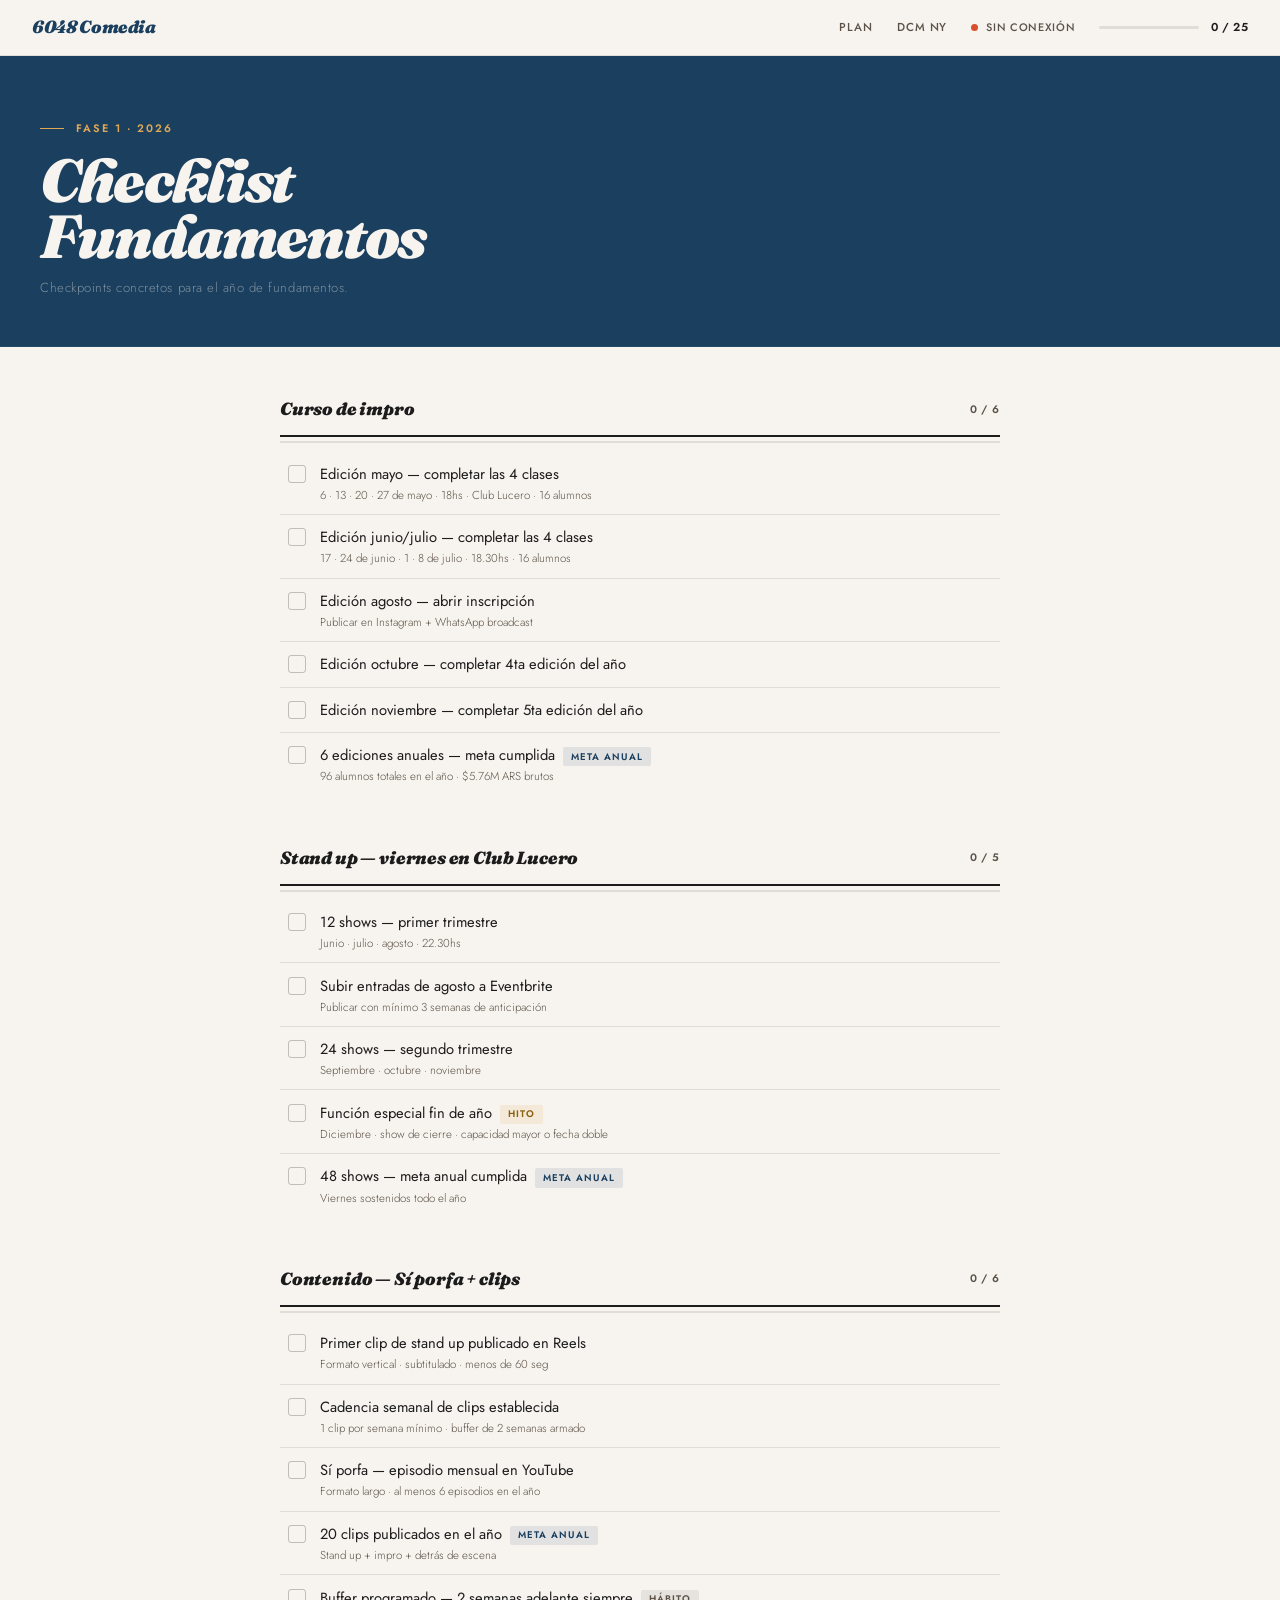
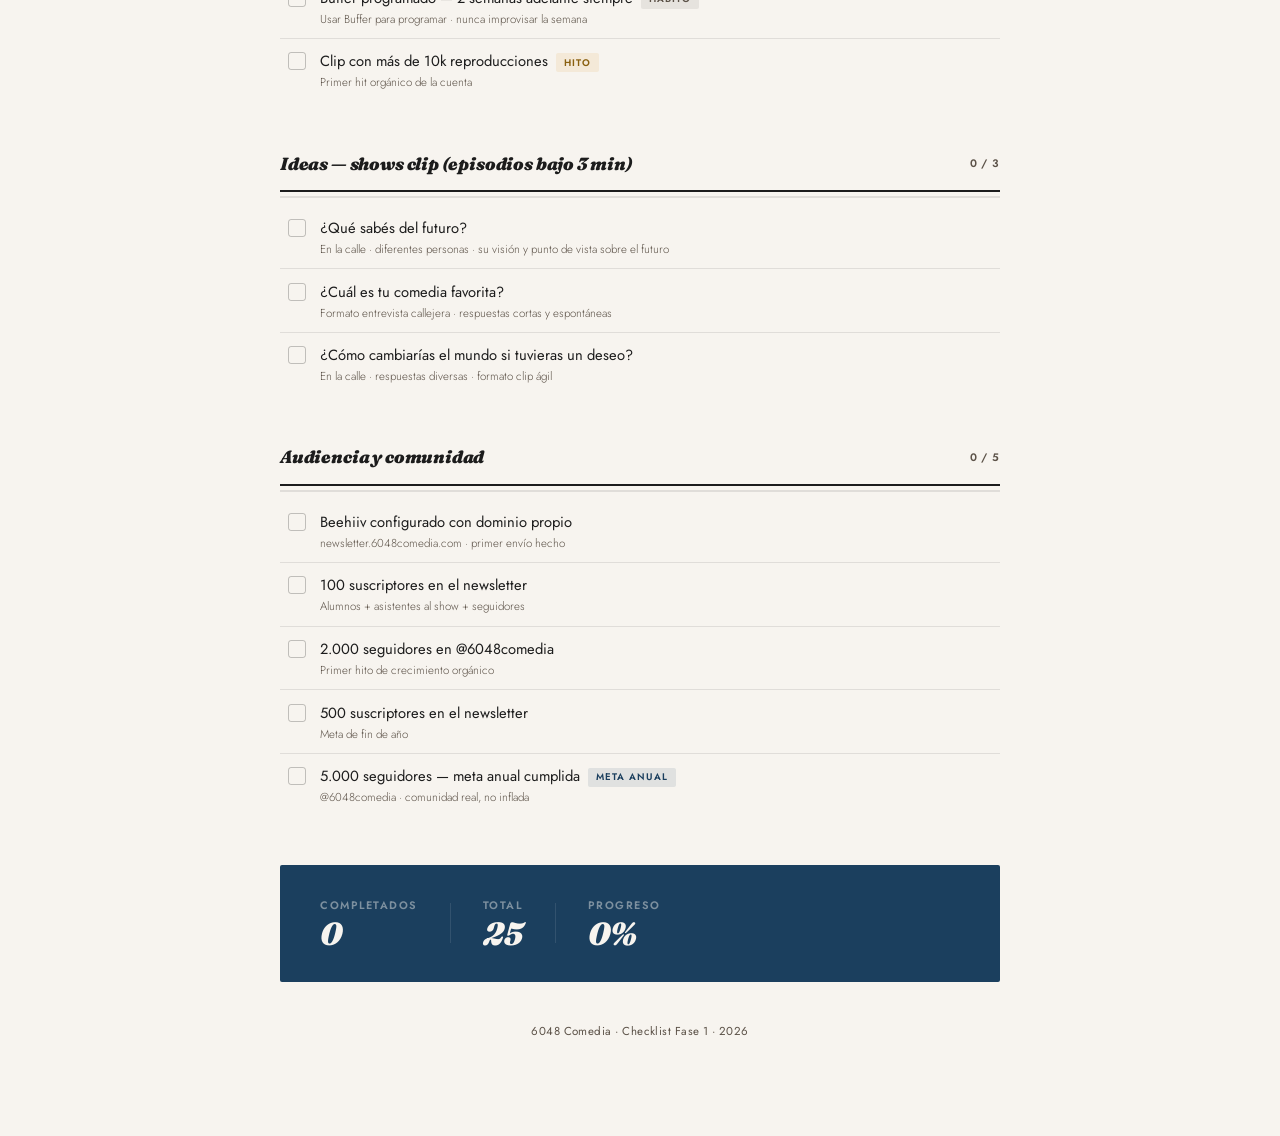
<file: checklist.html>
<!DOCTYPE html>
<html lang="es">
<head>
<meta charset="UTF-8">
<meta name="viewport" content="width=device-width, initial-scale=1.0">
<title>Checklist Fase 1 · 6048 Comedia</title>
<meta name="robots" content="noindex, nofollow">
<link href="https://fonts.googleapis.com/css2?family=Fraunces:ital,opsz,wght@0,9..144,300;0,9..144,900;1,9..144,900&family=Jost:wght@300;400;500;600&display=swap" rel="stylesheet">
<style>
  :root {
    --tinta: #1C1C1C;
    --papel: #F7F4EF;
    --medianoche: #1B3F5E;
    --madera: #E0A855;
    --ceniza: #5C5248;
    --acento: #D94F2B;
    --verde: #1a8a52;
    --border: rgba(28,28,28,.1);
  }
  *, *::before, *::after { box-sizing: border-box; margin: 0; padding: 0; }
  html { scroll-behavior: smooth; }
  body {
    background: var(--papel);
    color: var(--tinta);
    font-family: 'Jost', sans-serif;
    font-weight: 400;
    line-height: 1.6;
    min-height: 100vh;
    padding-bottom: 6rem;
  }

  /* NAV */
  nav {
    position: sticky; top: 0; z-index: 100;
    background: var(--papel);
    border-bottom: 1px solid var(--border);
    padding: 0 2rem;
    display: flex; align-items: center; justify-content: space-between;
    height: 56px;
    backdrop-filter: blur(8px);
  }
  .nav-brand {
    font-family: 'Fraunces', serif;
    font-style: italic; font-weight: 900;
    font-size: 1.1rem; color: var(--medianoche);
    letter-spacing: -.02em;
    text-decoration: none;
  }
  .nav-right { display: flex; align-items: center; gap: 1.5rem; }
  .sync-status {
    font-size: .68rem; font-weight: 500; letter-spacing: .06em;
    text-transform: uppercase; color: var(--ceniza);
    display: flex; align-items: center; gap: .5rem;
  }
  .sync-dot {
    width: 7px; height: 7px; border-radius: 50%;
    background: var(--ceniza); flex-shrink: 0; transition: background .3s;
  }
  .sync-dot.syncing { background: var(--madera); animation: pulse 1s infinite; }
  .sync-dot.synced  { background: var(--verde); }
  .sync-dot.error   { background: var(--acento); }
  @keyframes pulse { 0%,100%{opacity:1} 50%{opacity:.35} }

  .progress-pill {
    font-size: .72rem; font-weight: 500; letter-spacing: .04em;
    color: var(--ceniza); display: flex; align-items: center; gap: .75rem;
  }
  .progress-bar-outer {
    width: 100px; height: 3px;
    background: var(--border); border-radius: 2px; overflow: hidden;
  }
  .progress-bar-inner {
    height: 100%; background: var(--verde);
    border-radius: 2px; transition: width .4s ease; width: 0%;
  }
  .progress-count { color: var(--tinta); font-weight: 600; }

  /* HERO */
  .hero {
    background: var(--medianoche);
    padding: 4rem 2.5rem 3rem;
    border-bottom: 1px solid rgba(255,255,255,.06);
  }
  .hero-eyebrow {
    font-size: .68rem; font-weight: 600; letter-spacing: .18em;
    text-transform: uppercase; color: var(--madera); margin-bottom: 1rem;
    display: flex; align-items: center; gap: .75rem;
  }
  .hero-eyebrow::before { content: ''; display: block; width: 24px; height: 1px; background: var(--madera); }
  .hero-headline {
    font-family: 'Fraunces', serif; font-style: italic; font-weight: 900;
    font-size: clamp(2.4rem, 5vw, 3.8rem);
    line-height: .92; letter-spacing: -.03em;
    color: var(--papel); margin-bottom: .75rem;
  }
  .hero-sub {
    font-size: .82rem; font-weight: 300;
    color: rgba(247,244,239,.45); letter-spacing: .04em;
  }

  /* CONTENT */
  .content { max-width: 800px; margin: 0 auto; padding: 3rem 2.5rem 0; }

  /* GROUP */
  .group { margin-bottom: 3rem; }
  .group-header {
    display: flex; align-items: center; justify-content: space-between;
    padding-bottom: .75rem;
    border-bottom: 2px solid var(--tinta);
    margin-bottom: .25rem;
  }
  .group-title {
    font-family: 'Fraunces', serif; font-style: italic; font-weight: 900;
    font-size: 1.1rem; color: var(--tinta); letter-spacing: -.01em;
  }
  .group-count {
    font-size: .68rem; font-weight: 600; letter-spacing: .08em;
    text-transform: uppercase; color: var(--ceniza);
  }
  .group-bar { height: 2px; background: var(--border); margin-bottom: .5rem; overflow: hidden; }
  .group-bar-fill { height: 100%; background: var(--acento); transition: width .4s ease; }

  /* ITEMS */
  .items { display: flex; flex-direction: column; gap: 0; }
  .item {
    display: flex; align-items: flex-start; gap: .875rem;
    padding: .7rem .5rem;
    border-bottom: 1px solid var(--border);
    cursor: pointer; user-select: none;
    transition: background .12s;
  }
  .item:hover { background: rgba(28,28,28,.03); border-radius: 2px; }
  .item:last-child { border-bottom: none; }
  .item.done { opacity: .55; }

  .checkbox {
    width: 18px; height: 18px; border-radius: 3px;
    border: 1.5px solid rgba(28,28,28,.25);
    flex-shrink: 0; margin-top: 2px;
    display: flex; align-items: center; justify-content: center;
    transition: all .15s; background: transparent;
  }
  .item.done .checkbox {
    background: var(--verde); border-color: var(--verde);
  }
  .item.done .checkbox::after {
    content: '';
    display: block; width: 9px; height: 5px;
    border-left: 1.5px solid var(--papel);
    border-bottom: 1.5px solid var(--papel);
    transform: rotate(-45deg) translate(1px, -1px);
  }

  .item-body { flex: 1; }
  .item-label {
    font-size: .92rem; color: var(--tinta); line-height: 1.5;
    transition: color .15s;
  }
  .item.done .item-label { text-decoration: line-through; color: var(--ceniza); }
  .item-note {
    font-size: .72rem; font-weight: 300; color: var(--ceniza);
    margin-top: 2px; line-height: 1.4;
  }
  .item-tag {
    display: inline-block; font-size: .6rem; font-weight: 600;
    letter-spacing: .1em; text-transform: uppercase;
    padding: .15rem .5rem; border-radius: 2px; margin-left: 8px;
    vertical-align: middle;
  }
  .tag-meta     { background: rgba(27,63,94,.1); color: var(--medianoche); }
  .tag-hito     { background: rgba(224,168,85,.15); color: #8a6010; }
  .tag-habito   { background: rgba(28,28,28,.08); color: var(--ceniza); }

  /* TOTALS */
  .totals {
    margin-top: 3rem; padding: 2rem 2.5rem;
    background: var(--medianoche); border-radius: 2px;
    display: flex; align-items: center; gap: 2rem; flex-wrap: wrap;
  }
  .totals-label {
    font-size: .68rem; font-weight: 600; letter-spacing: .14em;
    text-transform: uppercase; color: rgba(247,244,239,.45);
    margin-bottom: .25rem;
  }
  .totals-value {
    font-family: 'Fraunces', serif; font-style: italic; font-weight: 900;
    font-size: 2rem; color: var(--papel); letter-spacing: -.02em; line-height: 1;
  }
  .totals-sep { width: 1px; height: 40px; background: rgba(255,255,255,.1); }

  /* FOOTER */
  .footer-note {
    text-align: center; margin-top: 2.5rem;
    font-size: .72rem; color: var(--ceniza); letter-spacing: .04em;
  }

  @media (max-width: 640px) {
    nav { padding: 0 1.25rem; }
    .progress-bar-outer { width: 60px; }
    .hero { padding: 3rem 1.5rem 2.5rem; }
    .content { padding: 2rem 1.5rem 0; }
    .totals { padding: 1.5rem; gap: 1.25rem; }
  }
</style>
</head>
<body>

<nav>
  <a href="index.html" class="nav-brand">6048 Comedia</a>
  <div class="nav-right">
    <a href="plan.html" style="font-size:.72rem;font-weight:500;letter-spacing:.08em;text-transform:uppercase;color:var(--ceniza);text-decoration:none;">Plan</a>
    <a href="dcm-ny.html" style="font-size:.72rem;font-weight:500;letter-spacing:.08em;text-transform:uppercase;color:var(--ceniza);text-decoration:none;">DCM NY</a>
    <div class="sync-status">
      <div class="sync-dot" id="syncDot"></div>
      <span id="syncLabel">—</span>
    </div>
    <div class="progress-pill">
      <div class="progress-bar-outer">
        <div class="progress-bar-inner" id="globalBar"></div>
      </div>
      <span class="progress-count" id="globalCount">0 / 0</span>
    </div>
  </div>
</nav>

<div class="hero">
  <p class="hero-eyebrow">Fase 1 · 2026</p>
  <h1 class="hero-headline">Checklist<br>Fundamentos</h1>
  <p class="hero-sub">Checkpoints concretos para el año de fundamentos.</p>
</div>

<div class="content" id="content"></div>

<script>
const SCRIPT_URL = 'https://script.google.com/macros/s/AKfycbwTzJCyA80IYGlYaevhCFnrqMs4CRhagL2pbqRqIBkhl-B_u7IlR5HsCgMdr4mU2PE4/exec';
const STORAGE_KEY = '6048_checklist_v1';

const groups = [
  {
    id: 'curso',
    title: 'Curso de impro',
    items: [
      { label: 'Edición mayo — completar las 4 clases', note: '6 · 13 · 20 · 27 de mayo · 18hs · Club Lucero · 16 alumnos', tag: null },
      { label: 'Edición junio/julio — completar las 4 clases', note: '17 · 24 de junio · 1 · 8 de julio · 18.30hs · 16 alumnos', tag: null },
      { label: 'Edición agosto — abrir inscripción', note: 'Publicar en Instagram + WhatsApp broadcast', tag: null },
      { label: 'Edición octubre — completar 4ta edición del año', note: null, tag: null },
      { label: 'Edición noviembre — completar 5ta edición del año', note: null, tag: null },
      { label: '6 ediciones anuales — meta cumplida', note: '96 alumnos totales en el año · $5.76M ARS brutos', tag: 'meta' },
    ]
  },
  {
    id: 'standup',
    title: 'Stand up — viernes en Club Lucero',
    items: [
      { label: '12 shows — primer trimestre', note: 'Junio · julio · agosto · 22.30hs', tag: null },
      { label: 'Subir entradas de agosto a Eventbrite', note: 'Publicar con mínimo 3 semanas de anticipación', tag: null },
      { label: '24 shows — segundo trimestre', note: 'Septiembre · octubre · noviembre', tag: null },
      { label: 'Función especial fin de año', note: 'Diciembre · show de cierre · capacidad mayor o fecha doble', tag: 'hito' },
      { label: '48 shows — meta anual cumplida', note: 'Viernes sostenidos todo el año', tag: 'meta' },
    ]
  },
  {
    id: 'contenido',
    title: 'Contenido — Sí porfa + clips',
    items: [
      { label: 'Primer clip de stand up publicado en Reels', note: 'Formato vertical · subtitulado · menos de 60 seg', tag: null },
      { label: 'Cadencia semanal de clips establecida', note: '1 clip por semana mínimo · buffer de 2 semanas armado', tag: null },
      { label: 'Sí porfa — episodio mensual en YouTube', note: 'Formato largo · al menos 6 episodios en el año', tag: null },
      { label: '20 clips publicados en el año', note: 'Stand up + impro + detrás de escena', tag: 'meta' },
      { label: 'Buffer programado — 2 semanas adelante siempre', note: 'Usar Buffer para programar · nunca improvisar la semana', tag: 'habito' },
      { label: 'Clip con más de 10k reproducciones', note: 'Primer hit orgánico de la cuenta', tag: 'hito' },
    ]
  },
  {
    id: 'shows-clip',
    title: 'Ideas — shows clip (episodios bajo 3 min)',
    items: [
      { label: '¿Qué sabés del futuro?', note: 'En la calle · diferentes personas · su visión y punto de vista sobre el futuro', tag: null },
      { label: '¿Cuál es tu comedia favorita?', note: 'Formato entrevista callejera · respuestas cortas y espontáneas', tag: null },
      { label: '¿Cómo cambiarías el mundo si tuvieras un deseo?', note: 'En la calle · respuestas diversas · formato clip ágil', tag: null },
    ]
  },
  {
    id: 'audiencia',
    title: 'Audiencia y comunidad',
    items: [
      { label: 'Beehiiv configurado con dominio propio', note: 'newsletter.6048comedia.com · primer envío hecho', tag: null },
      { label: '100 suscriptores en el newsletter', note: 'Alumnos + asistentes al show + seguidores', tag: null },
      { label: '2.000 seguidores en @6048comedia', note: 'Primer hito de crecimiento orgánico', tag: null },
      { label: '500 suscriptores en el newsletter', note: 'Meta de fin de año', tag: null },
      { label: '5.000 seguidores — meta anual cumplida', note: '@6048comedia · comunidad real, no inflada', tag: 'meta' },
    ]
  }
];

let state = {};
let saveTimer = null;

function setSyncStatus(status, label) {
  document.getElementById('syncDot').className = 'sync-dot ' + status;
  document.getElementById('syncLabel').textContent = label;
}

async function loadFromSheet() {
  setSyncStatus('syncing', 'cargando');
  try {
    const res = await fetch(SCRIPT_URL);
    const data = JSON.parse(await res.text());
    if (data && typeof data === 'object') state = data;
    setSyncStatus('synced', 'sincronizado');
  } catch(e) {
    try { Object.assign(state, JSON.parse(localStorage.getItem(STORAGE_KEY) || '{}')); } catch(e2) {}
    setSyncStatus('error', 'sin conexión');
  }
}

async function saveToSheet() {
  setSyncStatus('syncing', 'guardando');
  try {
    localStorage.setItem(STORAGE_KEY, JSON.stringify(state));
    await fetch(SCRIPT_URL, {
      method: 'POST',
      body: JSON.stringify(state),
      headers: { 'Content-Type': 'text/plain' }
    });
    setSyncStatus('synced', 'guardado');
  } catch(e) {
    setSyncStatus('error', 'error al guardar');
  }
}

function scheduleSave() {
  if (saveTimer) clearTimeout(saveTimer);
  saveTimer = setTimeout(saveToSheet, 800);
}

function getKey(gi, ii) { return groups[gi].id + '-' + ii; }

function toggle(gi, ii) {
  const key = getKey(gi, ii);
  state[key] = !state[key];
  renderItem(gi, ii);
  updateGroupCount(gi);
  updateGlobal();
  scheduleSave();
}

function renderItem(gi, ii) {
  const el = document.getElementById('item-' + gi + '-' + ii);
  if (!el) return;
  const done = !!state[getKey(gi, ii)];
  el.classList.toggle('done', done);
}

function updateGroupCount(gi) {
  const group = groups[gi];
  const total = group.items.length;
  const done = group.items.filter((_, ii) => !!state[getKey(gi, ii)]).length;
  const el = document.getElementById('gcount-' + gi);
  const bar = document.getElementById('gbar-' + gi);
  if (el) el.textContent = done + ' / ' + total;
  if (bar) bar.style.width = (total ? (done/total*100) : 0) + '%';
}

function updateGlobal() {
  let total = 0, done = 0;
  groups.forEach((g, gi) => {
    g.items.forEach((_, ii) => {
      total++;
      if (state[getKey(gi, ii)]) done++;
    });
  });
  document.getElementById('globalCount').textContent = done + ' / ' + total;
  document.getElementById('globalBar').style.width = (total ? (done/total*100) : 0) + '%';
  document.getElementById('totalDone').textContent = done;
  document.getElementById('totalItems').textContent = total;
  const pct = total ? Math.round(done/total*100) : 0;
  document.getElementById('totalPct').textContent = pct + '%';
}

function render() {
  const container = document.getElementById('content');
  container.innerHTML = '';

  groups.forEach((group, gi) => {
    const div = document.createElement('div');
    div.className = 'group';
    div.innerHTML = `
      <div class="group-header">
        <h2 class="group-title">${group.title}</h2>
        <span class="group-count" id="gcount-${gi}">0 / ${group.items.length}</span>
      </div>
      <div class="group-bar"><div class="group-bar-fill" id="gbar-${gi}" style="width:0%"></div></div>
      <div class="items" id="items-${gi}"></div>
    `;
    container.appendChild(div);

    const itemsEl = div.querySelector('#items-' + gi);
    group.items.forEach((item, ii) => {
      const el = document.createElement('div');
      el.className = 'item' + (state[getKey(gi, ii)] ? ' done' : '');
      el.id = 'item-' + gi + '-' + ii;
      el.onclick = () => toggle(gi, ii);

      let tagHTML = '';
      if (item.tag === 'meta')   tagHTML = '<span class="item-tag tag-meta">Meta anual</span>';
      if (item.tag === 'hito')   tagHTML = '<span class="item-tag tag-hito">Hito</span>';
      if (item.tag === 'habito') tagHTML = '<span class="item-tag tag-habito">Hábito</span>';

      el.innerHTML = `
        <div class="checkbox"></div>
        <div class="item-body">
          <div class="item-label">${item.label}${tagHTML}</div>
          ${item.note ? `<div class="item-note">${item.note}</div>` : ''}
        </div>
      `;
      itemsEl.appendChild(el);
    });
  });

  // Totals block
  container.insertAdjacentHTML('beforeend', `
    <div class="totals">
      <div>
        <div class="totals-label">Completados</div>
        <div class="totals-value" id="totalDone">0</div>
      </div>
      <div class="totals-sep"></div>
      <div>
        <div class="totals-label">Total</div>
        <div class="totals-value" id="totalItems">0</div>
      </div>
      <div class="totals-sep"></div>
      <div>
        <div class="totals-label">Progreso</div>
        <div class="totals-value" id="totalPct">0%</div>
      </div>
    </div>
    <p class="footer-note">6048 Comedia · Checklist Fase 1 · 2026</p>
  `);
}

async function init() {
  render();
  await loadFromSheet();
  groups.forEach((_, gi) => {
    groups[gi].items.forEach((_, ii) => renderItem(gi, ii));
    updateGroupCount(gi);
  });
  updateGlobal();
}

init();
</script>
</body>
</html>
</file>
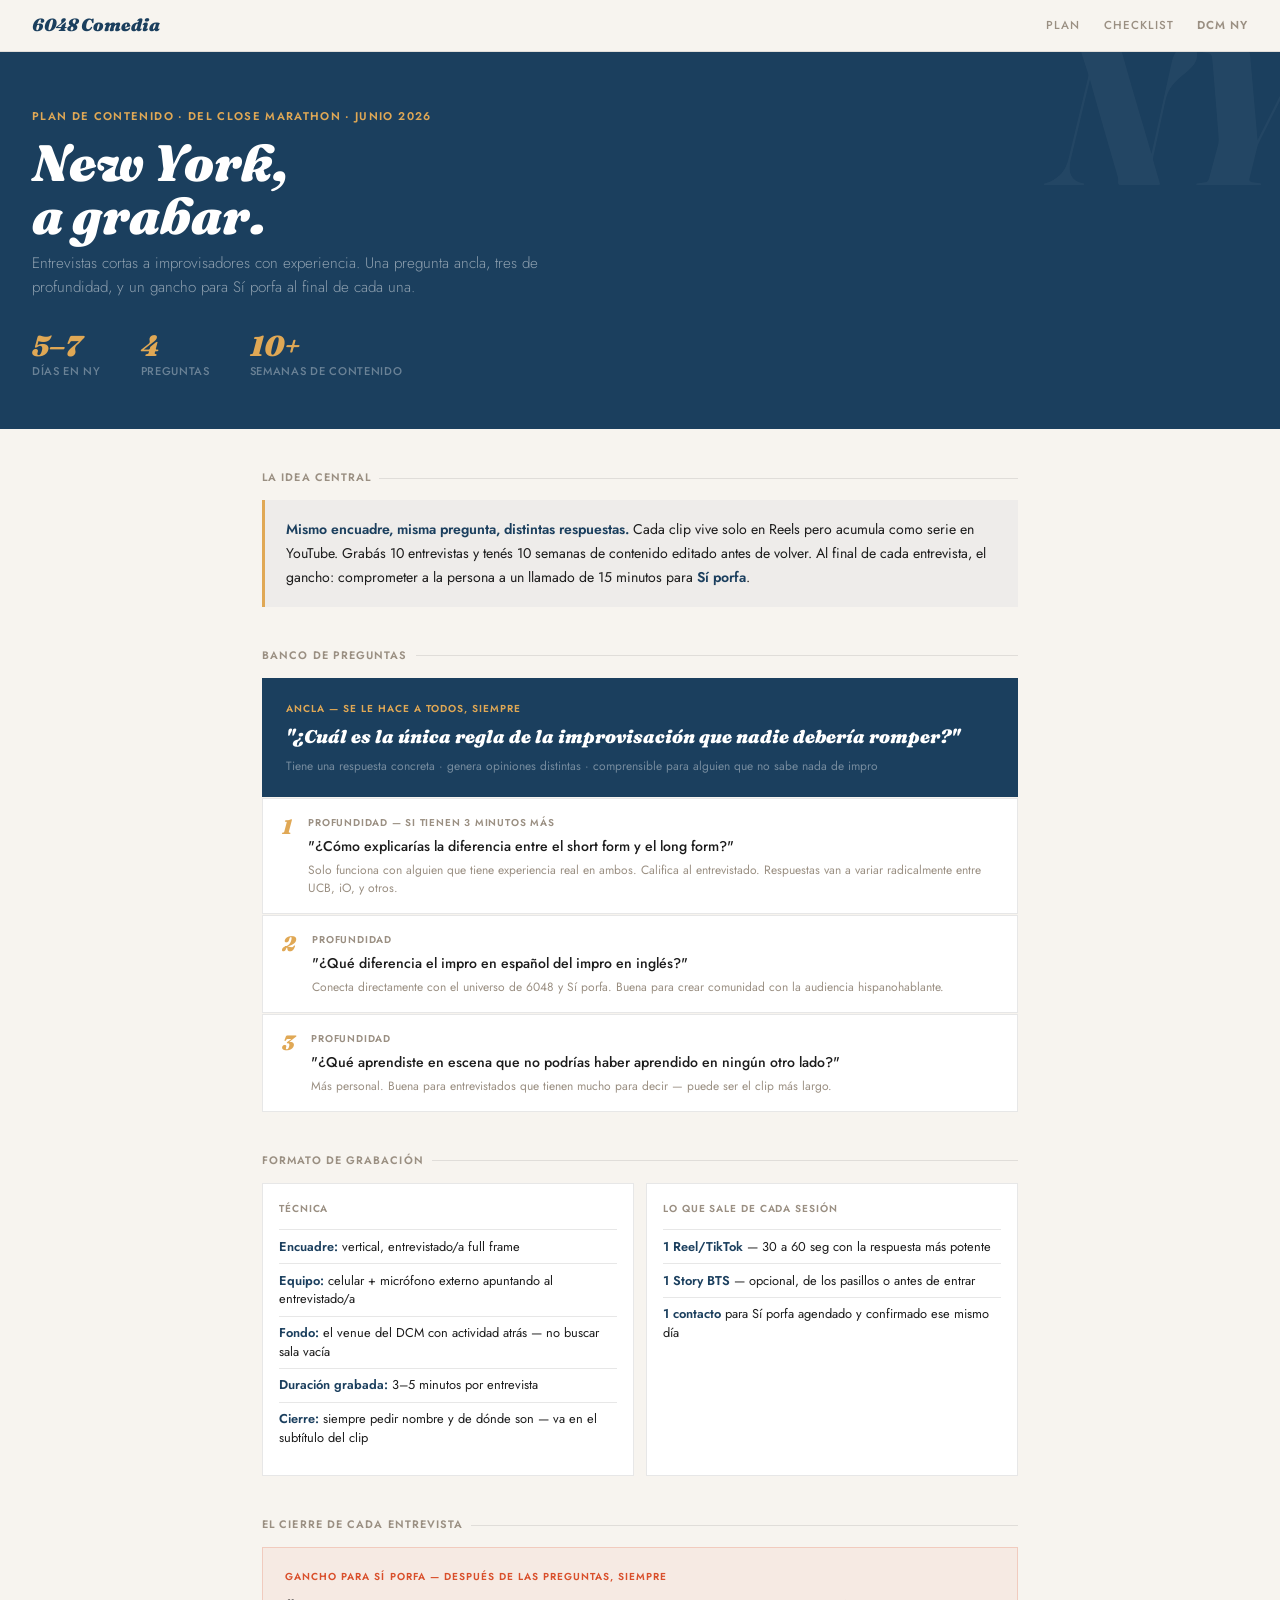
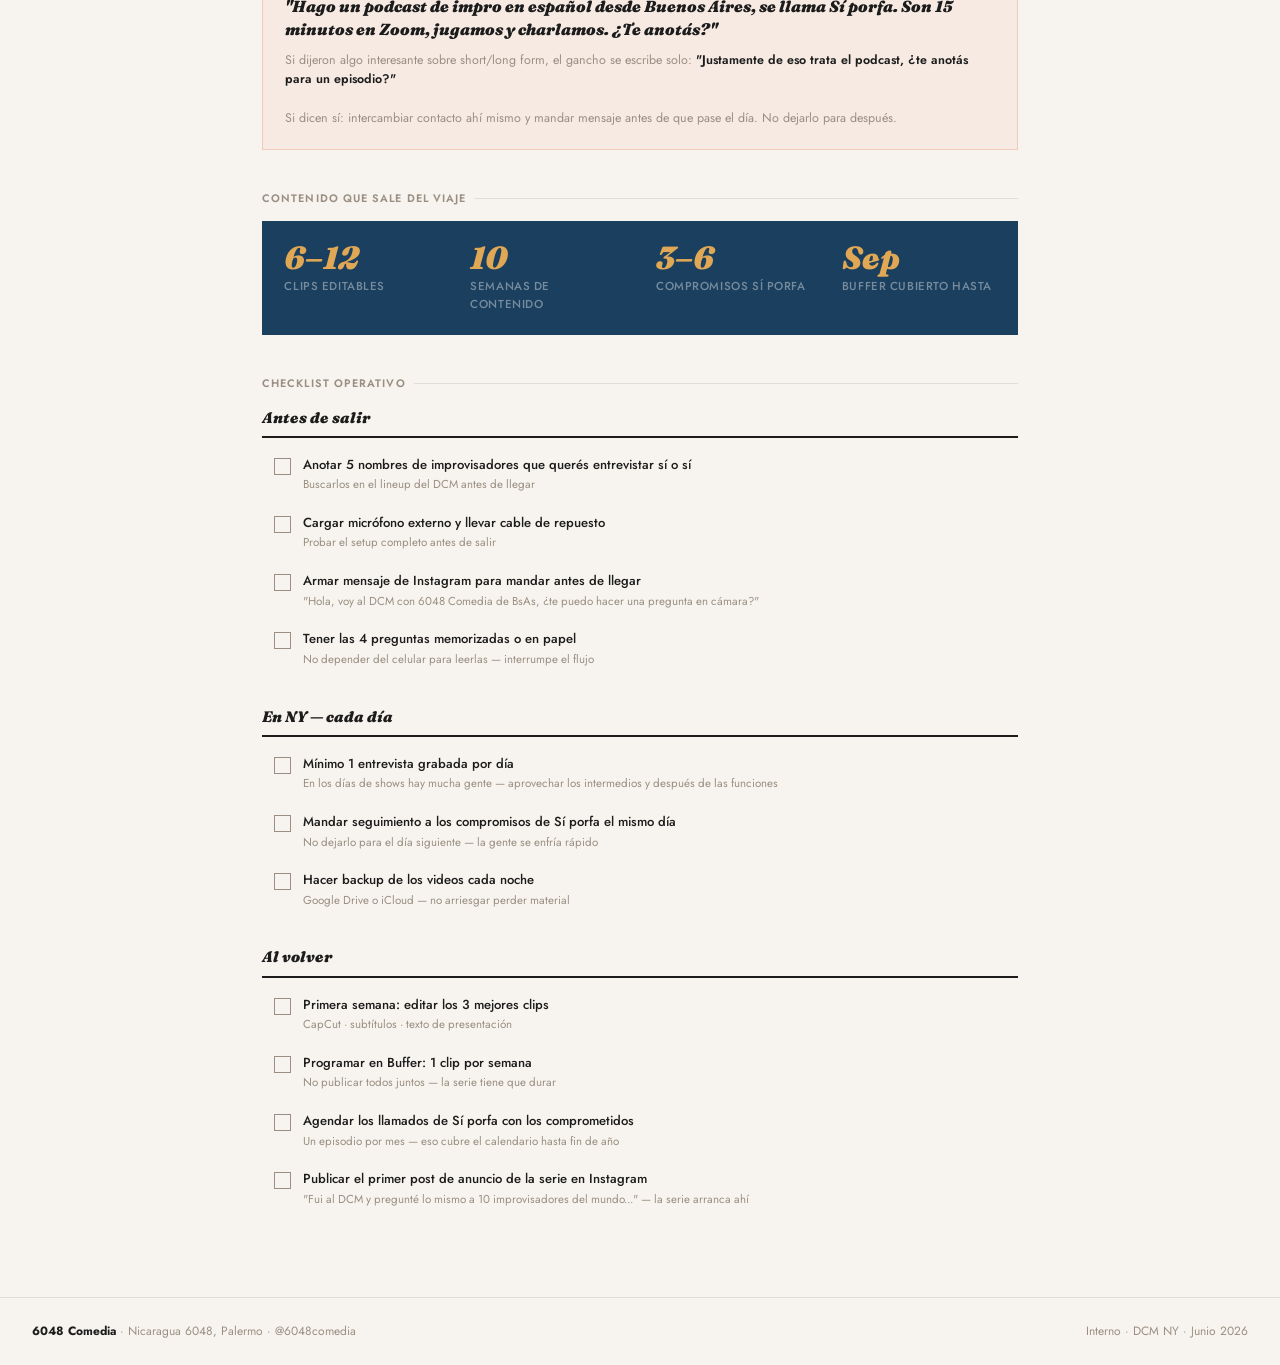
<file: dcm-ny.html>
<!DOCTYPE html>
<html lang="es">
<head>
<meta charset="UTF-8">
<meta name="viewport" content="width=device-width, initial-scale=1.0">
<meta name="robots" content="noindex, nofollow">
<title>DCM NY — Plan de contenido · 6048 Comedia</title>
<link href="https://fonts.googleapis.com/css2?family=Fraunces:ital,wght@1,900&family=Jost:wght@300;400;500;600&display=swap" rel="stylesheet">
<style>
  :root {
    --tinta: #1C1C1C;
    --papel: #F7F4EF;
    --medianoche: #1B3F5E;
    --madera: #E0A855;
    --ceniza: #9A8F82;
    --acento: #D94F2B;
    --border: rgba(28,28,28,.1);
  }

  *, *::before, *::after { box-sizing: border-box; margin: 0; padding: 0; }

  body {
    background: var(--papel);
    color: var(--tinta);
    font-family: 'Jost', sans-serif;
    font-weight: 400;
    line-height: 1.6;
  }

  /* NAV */
  nav {
    position: sticky; top: 0; z-index: 100;
    background: var(--papel);
    border-bottom: 1px solid var(--border);
    padding: 0 2rem;
    display: flex; align-items: center; justify-content: space-between;
    height: 52px;
  }
  .nav-brand {
    font-family: 'Fraunces', serif;
    font-style: italic; font-weight: 900;
    font-size: 1.1rem; color: var(--medianoche);
    text-decoration: none;
  }
  .nav-tag {
    font-size: .72rem; font-weight: 600; letter-spacing: .08em;
    text-transform: uppercase; color: var(--ceniza);
  }
  .nav-links { display: flex; gap: 1.5rem; align-items: center; }
  .nav-links a {
    font-size: .72rem; font-weight: 500; letter-spacing: .08em;
    text-transform: uppercase; color: var(--ceniza);
    text-decoration: none; transition: color .2s;
  }
  .nav-links a:hover { color: var(--tinta); }

  /* HERO */
  .hero {
    background: var(--medianoche);
    padding: 3.5rem 2rem 3rem;
    position: relative; overflow: hidden;
  }
  .hero::before {
    content: 'NY';
    position: absolute; right: -1rem; top: -2rem;
    font-family: 'Fraunces', serif;
    font-style: italic; font-weight: 900;
    font-size: 12rem; color: rgba(255,255,255,.04);
    line-height: 1; pointer-events: none; user-select: none;
  }
  .hero-label {
    font-size: .7rem; font-weight: 600; letter-spacing: .12em;
    text-transform: uppercase; color: var(--madera);
    margin-bottom: .6rem;
  }
  .hero h1 {
    font-family: 'Fraunces', serif;
    font-style: italic; font-weight: 900;
    font-size: clamp(2rem, 6vw, 3.2rem);
    color: #fff; line-height: 1.05;
    margin-bottom: .5rem;
  }
  .hero-sub {
    font-size: .95rem; color: rgba(255,255,255,.5);
    font-weight: 300; max-width: 520px; line-height: 1.6;
  }
  .hero-meta {
    margin-top: 2rem;
    display: flex; gap: 2.5rem; flex-wrap: wrap;
  }
  .hero-stat .val {
    font-family: 'Fraunces', serif;
    font-style: italic; font-weight: 900;
    font-size: 1.8rem; color: var(--madera); line-height: 1;
  }
  .hero-stat .lbl {
    font-size: .7rem; font-weight: 500; letter-spacing: .06em;
    text-transform: uppercase; color: rgba(255,255,255,.35);
    margin-top: 3px;
  }

  /* LAYOUT */
  .container { max-width: 820px; margin: 0 auto; padding: 2.5rem 2rem; }

  /* SECTION LABEL */
  .sec-label {
    font-size: .68rem; font-weight: 600; letter-spacing: .1em;
    text-transform: uppercase; color: var(--ceniza);
    margin-bottom: .85rem;
    display: flex; align-items: center; gap: .5rem;
  }
  .sec-label::after {
    content: ''; flex: 1; height: 1px; background: var(--border);
  }

  /* IDEA CENTRAL */
  .idea-box {
    border-left: 3px solid var(--madera);
    background: rgba(27,63,94,.04);
    padding: 1.1rem 1.3rem;
    margin-bottom: 2.5rem;
    font-size: .88rem; color: var(--tinta); line-height: 1.7;
  }
  .idea-box strong { color: var(--medianoche); font-weight: 600; }

  /* PREGUNTAS */
  .preguntas { margin-bottom: 2.5rem; }

  .pregunta-ancla {
    background: var(--medianoche);
    padding: 1.4rem 1.5rem;
    margin-bottom: 1px;
  }
  .pregunta-ancla .pq-badge {
    font-size: .63rem; font-weight: 600; letter-spacing: .1em;
    text-transform: uppercase; color: var(--madera);
    margin-bottom: .5rem;
  }
  .pregunta-ancla .pq-text {
    font-family: 'Fraunces', serif;
    font-style: italic; font-weight: 900;
    font-size: 1.15rem; color: #fff; line-height: 1.3;
  }
  .pregunta-ancla .pq-note {
    font-size: .75rem; color: rgba(255,255,255,.4);
    margin-top: .5rem; line-height: 1.5;
  }

  .pq-list { display: flex; flex-direction: column; gap: 1px; }
  .pq-item {
    background: #fff;
    border: 1px solid var(--border);
    padding: 1rem 1.2rem;
    display: flex; gap: 1rem; align-items: flex-start;
  }
  .pq-num {
    font-family: 'Fraunces', serif;
    font-style: italic; font-weight: 900;
    font-size: 1.3rem; color: var(--madera);
    line-height: 1; flex-shrink: 0; padding-top: 2px;
  }
  .pq-body {}
  .pq-body .pq-badge {
    font-size: .62rem; font-weight: 600; letter-spacing: .08em;
    text-transform: uppercase; color: var(--ceniza);
    margin-bottom: .3rem;
  }
  .pq-body .pq-text {
    font-size: .88rem; font-weight: 500; color: var(--tinta);
    line-height: 1.45;
  }
  .pq-body .pq-note {
    font-size: .75rem; color: var(--ceniza); margin-top: .3rem; line-height: 1.5;
  }

  /* FORMATO */
  .formato-grid { display: grid; grid-template-columns: 1fr 1fr; gap: 12px; margin-bottom: 2.5rem; }
  .formato-card {
    border: 1px solid var(--border);
    background: #fff;
    padding: 1.1rem 1rem 1.3rem;
  }
  .fc-label {
    font-size: .63rem; font-weight: 600; letter-spacing: .09em;
    text-transform: uppercase; color: var(--ceniza); margin-bottom: .75rem;
  }
  .fc-item {
    font-size: .8rem; color: var(--tinta);
    padding: .45rem 0; border-top: 1px solid var(--border);
    line-height: 1.45;
  }
  .fc-item:first-of-type { border-top: none; padding-top: 0; }
  .fc-item strong { color: var(--medianoche); font-weight: 600; }

  /* GANCHO */
  .gancho {
    background: rgba(217,79,43,.06);
    border: 1px solid rgba(217,79,43,.2);
    padding: 1.3rem 1.4rem;
    margin-bottom: 2.5rem;
  }
  .gancho-label {
    font-size: .63rem; font-weight: 600; letter-spacing: .1em;
    text-transform: uppercase; color: var(--acento); margin-bottom: .6rem;
  }
  .gancho-text {
    font-family: 'Fraunces', serif;
    font-style: italic; font-weight: 900;
    font-size: 1rem; color: var(--tinta); line-height: 1.45;
    margin-bottom: .6rem;
  }
  .gancho-note {
    font-size: .78rem; color: var(--ceniza); line-height: 1.55;
  }
  .gancho-note strong { color: var(--tinta); font-weight: 600; }

  /* METAS */
  .metas-grid { display: grid; grid-template-columns: repeat(3, 1fr); gap: 1px; background: var(--border); border: 1px solid var(--border); margin-bottom: 2.5rem; }
  .meta-col { background: var(--papel); padding: 1.1rem 1rem 1.3rem; }
  .meta-col-label {
    font-size: .63rem; font-weight: 600; letter-spacing: .08em;
    text-transform: uppercase; margin-bottom: .75rem;
  }
  .meta-col.conservadora .meta-col-label { color: var(--ceniza); }
  .meta-col.ambiciosa .meta-col-label { color: var(--medianoche); }
  .meta-col.bonus .meta-col-label { color: var(--acento); }
  .meta-val {
    font-family: 'Fraunces', serif;
    font-style: italic; font-weight: 900;
    font-size: 2rem; color: var(--medianoche); line-height: 1;
    margin-bottom: .2rem;
  }
  .meta-col.ambiciosa .meta-val { color: var(--medianoche); }
  .meta-col.bonus .meta-val { color: var(--acento); }
  .meta-desc { font-size: .75rem; color: var(--ceniza); line-height: 1.45; }

  /* CHECKLIST */
  .cl-section { margin-bottom: 2.5rem; }
  .cl-group { margin-bottom: 1.75rem; }
  .cl-group-title {
    font-family: 'Fraunces', serif;
    font-style: italic; font-weight: 900;
    font-size: .95rem; color: var(--tinta);
    margin-bottom: .5rem; padding-bottom: .4rem;
    border-bottom: 2px solid var(--tinta);
  }
  .cl-items { display: flex; flex-direction: column; gap: 2px; }
  .cl-item {
    display: flex; align-items: flex-start; gap: .75rem;
    padding: .55rem .7rem; cursor: pointer;
    border: 1px solid transparent;
    transition: background .15s, border-color .15s;
    user-select: none;
  }
  .cl-item:hover { background: rgba(28,28,28,.03); border-color: var(--border); }
  .cl-item.done { background: rgba(27,63,94,.04); }
  .cl-check {
    width: 17px; height: 17px; flex-shrink: 0;
    border: 1.5px solid var(--ceniza);
    display: flex; align-items: center; justify-content: center;
    margin-top: 2px; transition: all .2s;
  }
  .cl-item.done .cl-check { border-color: var(--medianoche); background: var(--medianoche); }
  .cl-check svg { display: none; }
  .cl-item.done .cl-check svg { display: block; }
  .cl-label {
    font-size: .82rem; font-weight: 500; color: var(--tinta); line-height: 1.4;
    transition: color .2s;
  }
  .cl-item.done .cl-label { color: var(--ceniza); text-decoration: line-through; }
  .cl-meta { font-size: .72rem; color: var(--ceniza); margin-top: 2px; line-height: 1.4; }

  /* CONTENIDO QUE SALE */
  .output-box {
    background: var(--medianoche);
    padding: 1.3rem 1.4rem;
    margin-bottom: 2.5rem;
    display: flex; gap: 2rem; flex-wrap: wrap; align-items: flex-start;
  }
  .output-item { flex: 1; min-width: 140px; }
  .output-val {
    font-family: 'Fraunces', serif;
    font-style: italic; font-weight: 900;
    font-size: 2rem; color: var(--madera); line-height: 1;
  }
  .output-lbl {
    font-size: .72rem; font-weight: 500; letter-spacing: .05em;
    text-transform: uppercase; color: rgba(255,255,255,.4);
    margin-top: 3px;
  }

  /* FOOTER */
  footer {
    border-top: 1px solid var(--border);
    padding: 1.5rem 2rem;
    display: flex; justify-content: space-between; align-items: center;
    flex-wrap: wrap; gap: .5rem;
  }
  footer p { font-size: .75rem; color: var(--ceniza); }
  footer strong { color: var(--tinta); }

  @media (max-width: 600px) {
    .formato-grid { grid-template-columns: 1fr; }
    .metas-grid { grid-template-columns: 1fr; }
    .hero::before { font-size: 7rem; }
  }
</style>
</head>
<body>

<nav>
  <a href="index.html" class="nav-brand">6048 Comedia</a>
  <div class="nav-links">
    <a href="plan.html">Plan</a>
    <a href="checklist.html">Checklist</a>
    <span class="nav-tag">DCM NY</span>
  </div>
</nav>

<header class="hero">
  <div class="hero-label">Plan de contenido · Del Close Marathon · Junio 2026</div>
  <h1>New York,<br>a grabar.</h1>
  <p class="hero-sub">Entrevistas cortas a improvisadores con experiencia. Una pregunta ancla, tres de profundidad, y un gancho para Sí porfa al final de cada una.</p>
  <div class="hero-meta">
    <div class="hero-stat">
      <div class="val">5–7</div>
      <div class="lbl">Días en NY</div>
    </div>
    <div class="hero-stat">
      <div class="val">4</div>
      <div class="lbl">Preguntas</div>
    </div>
    <div class="hero-stat">
      <div class="val">10+</div>
      <div class="lbl">Semanas de contenido</div>
    </div>
  </div>
</header>

<main class="container">

  <!-- IDEA -->
  <div class="sec-label">La idea central</div>
  <div class="idea-box">
    <strong>Mismo encuadre, misma pregunta, distintas respuestas.</strong> Cada clip vive solo en Reels pero acumula como serie en YouTube. Grabás 10 entrevistas y tenés 10 semanas de contenido editado antes de volver. Al final de cada entrevista, el gancho: comprometer a la persona a un llamado de 15 minutos para <strong>Sí porfa</strong>.
  </div>

  <!-- PREGUNTAS -->
  <div class="sec-label">Banco de preguntas</div>
  <div class="preguntas">
    <div class="pregunta-ancla">
      <div class="pq-badge">Ancla — se le hace a todos, siempre</div>
      <div class="pq-text">"¿Cuál es la única regla de la improvisación que nadie debería romper?"</div>
      <div class="pq-note">Tiene una respuesta concreta · genera opiniones distintas · comprensible para alguien que no sabe nada de impro</div>
    </div>
    <div class="pq-list">
      <div class="pq-item">
        <div class="pq-num">1</div>
        <div class="pq-body">
          <div class="pq-badge">Profundidad — si tienen 3 minutos más</div>
          <div class="pq-text">"¿Cómo explicarías la diferencia entre el short form y el long form?"</div>
          <div class="pq-note">Solo funciona con alguien que tiene experiencia real en ambos. Califica al entrevistado. Respuestas van a variar radicalmente entre UCB, iO, y otros.</div>
        </div>
      </div>
      <div class="pq-item">
        <div class="pq-num">2</div>
        <div class="pq-body">
          <div class="pq-badge">Profundidad</div>
          <div class="pq-text">"¿Qué diferencia el impro en español del impro en inglés?"</div>
          <div class="pq-note">Conecta directamente con el universo de 6048 y Sí porfa. Buena para crear comunidad con la audiencia hispanohablante.</div>
        </div>
      </div>
      <div class="pq-item">
        <div class="pq-num">3</div>
        <div class="pq-body">
          <div class="pq-badge">Profundidad</div>
          <div class="pq-text">"¿Qué aprendiste en escena que no podrías haber aprendido en ningún otro lado?"</div>
          <div class="pq-note">Más personal. Buena para entrevistados que tienen mucho para decir — puede ser el clip más largo.</div>
        </div>
      </div>
    </div>
  </div>

  <!-- FORMATO -->
  <div class="sec-label">Formato de grabación</div>
  <div class="formato-grid">
    <div class="formato-card">
      <div class="fc-label">Técnica</div>
      <div class="fc-item"><strong>Encuadre:</strong> vertical, entrevistado/a full frame</div>
      <div class="fc-item"><strong>Equipo:</strong> celular + micrófono externo apuntando al entrevistado/a</div>
      <div class="fc-item"><strong>Fondo:</strong> el venue del DCM con actividad atrás — no buscar sala vacía</div>
      <div class="fc-item"><strong>Duración grabada:</strong> 3–5 minutos por entrevista</div>
      <div class="fc-item"><strong>Cierre:</strong> siempre pedir nombre y de dónde son — va en el subtítulo del clip</div>
    </div>
    <div class="formato-card">
      <div class="fc-label">Lo que sale de cada sesión</div>
      <div class="fc-item"><strong>1 Reel/TikTok</strong> — 30 a 60 seg con la respuesta más potente</div>
      <div class="fc-item"><strong>1 Story BTS</strong> — opcional, de los pasillos o antes de entrar</div>
      <div class="fc-item"><strong>1 contacto</strong> para Sí porfa agendado y confirmado ese mismo día</div>
    </div>
  </div>

  <!-- GANCHO PORFA -->
  <div class="sec-label">El cierre de cada entrevista</div>
  <div class="gancho">
    <div class="gancho-label">Gancho para Sí porfa — después de las preguntas, siempre</div>
    <div class="gancho-text">"Hago un podcast de impro en español desde Buenos Aires, se llama Sí porfa. Son 15 minutos en Zoom, jugamos y charlamos. ¿Te anotás?"</div>
    <div class="gancho-note">Si dijeron algo interesante sobre short/long form, el gancho se escribe solo: <strong>"Justamente de eso trata el podcast, ¿te anotás para un episodio?"</strong><br><br>Si dicen sí: intercambiar contacto ahí mismo y mandar mensaje antes de que pase el día. No dejarlo para después.</div>
  </div>

  <!-- SALIDA DE CONTENIDO -->
  <div class="sec-label">Contenido que sale del viaje</div>
  <div class="output-box">
    <div class="output-item">
      <div class="output-val">6–12</div>
      <div class="output-lbl">Clips editables</div>
    </div>
    <div class="output-item">
      <div class="output-val">10</div>
      <div class="output-lbl">Semanas de contenido</div>
    </div>
    <div class="output-item">
      <div class="output-val">3–6</div>
      <div class="output-lbl">Compromisos Sí porfa</div>
    </div>
    <div class="output-item">
      <div class="output-val">Sep</div>
      <div class="output-lbl">Buffer cubierto hasta</div>
    </div>
  </div>

  <!-- CHECKLIST -->
  <div class="sec-label">Checklist operativo</div>
  <div class="cl-section">

    <div class="cl-group">
      <div class="cl-group-title">Antes de salir</div>
      <div class="cl-items">
        <div class="cl-item" data-id="a1" onclick="toggle(this)">
          <div class="cl-check"><svg width="10" height="8" viewBox="0 0 10 8" fill="none"><path d="M1 4L3.5 6.5L9 1" stroke="#F7F4EF" stroke-width="1.5" stroke-linecap="round" stroke-linejoin="round"/></svg></div>
          <div><div class="cl-label">Anotar 5 nombres de improvisadores que querés entrevistar sí o sí</div><div class="cl-meta">Buscarlos en el lineup del DCM antes de llegar</div></div>
        </div>
        <div class="cl-item" data-id="a2" onclick="toggle(this)">
          <div class="cl-check"><svg width="10" height="8" viewBox="0 0 10 8" fill="none"><path d="M1 4L3.5 6.5L9 1" stroke="#F7F4EF" stroke-width="1.5" stroke-linecap="round" stroke-linejoin="round"/></svg></div>
          <div><div class="cl-label">Cargar micrófono externo y llevar cable de repuesto</div><div class="cl-meta">Probar el setup completo antes de salir</div></div>
        </div>
        <div class="cl-item" data-id="a3" onclick="toggle(this)">
          <div class="cl-check"><svg width="10" height="8" viewBox="0 0 10 8" fill="none"><path d="M1 4L3.5 6.5L9 1" stroke="#F7F4EF" stroke-width="1.5" stroke-linecap="round" stroke-linejoin="round"/></svg></div>
          <div><div class="cl-label">Armar mensaje de Instagram para mandar antes de llegar</div><div class="cl-meta">"Hola, voy al DCM con 6048 Comedia de BsAs, ¿te puedo hacer una pregunta en cámara?"</div></div>
        </div>
        <div class="cl-item" data-id="a4" onclick="toggle(this)">
          <div class="cl-check"><svg width="10" height="8" viewBox="0 0 10 8" fill="none"><path d="M1 4L3.5 6.5L9 1" stroke="#F7F4EF" stroke-width="1.5" stroke-linecap="round" stroke-linejoin="round"/></svg></div>
          <div><div class="cl-label">Tener las 4 preguntas memorizadas o en papel</div><div class="cl-meta">No depender del celular para leerlas — interrumpe el flujo</div></div>
        </div>
      </div>
    </div>

    <div class="cl-group">
      <div class="cl-group-title">En NY — cada día</div>
      <div class="cl-items">
        <div class="cl-item" data-id="b1" onclick="toggle(this)">
          <div class="cl-check"><svg width="10" height="8" viewBox="0 0 10 8" fill="none"><path d="M1 4L3.5 6.5L9 1" stroke="#F7F4EF" stroke-width="1.5" stroke-linecap="round" stroke-linejoin="round"/></svg></div>
          <div><div class="cl-label">Mínimo 1 entrevista grabada por día</div><div class="cl-meta">En los días de shows hay mucha gente — aprovechar los intermedios y después de las funciones</div></div>
        </div>
        <div class="cl-item" data-id="b2" onclick="toggle(this)">
          <div class="cl-check"><svg width="10" height="8" viewBox="0 0 10 8" fill="none"><path d="M1 4L3.5 6.5L9 1" stroke="#F7F4EF" stroke-width="1.5" stroke-linecap="round" stroke-linejoin="round"/></svg></div>
          <div><div class="cl-label">Mandar seguimiento a los compromisos de Sí porfa el mismo día</div><div class="cl-meta">No dejarlo para el día siguiente — la gente se enfría rápido</div></div>
        </div>
        <div class="cl-item" data-id="b3" onclick="toggle(this)">
          <div class="cl-check"><svg width="10" height="8" viewBox="0 0 10 8" fill="none"><path d="M1 4L3.5 6.5L9 1" stroke="#F7F4EF" stroke-width="1.5" stroke-linecap="round" stroke-linejoin="round"/></svg></div>
          <div><div class="cl-label">Hacer backup de los videos cada noche</div><div class="cl-meta">Google Drive o iCloud — no arriesgar perder material</div></div>
        </div>
      </div>
    </div>

    <div class="cl-group">
      <div class="cl-group-title">Al volver</div>
      <div class="cl-items">
        <div class="cl-item" data-id="c1" onclick="toggle(this)">
          <div class="cl-check"><svg width="10" height="8" viewBox="0 0 10 8" fill="none"><path d="M1 4L3.5 6.5L9 1" stroke="#F7F4EF" stroke-width="1.5" stroke-linecap="round" stroke-linejoin="round"/></svg></div>
          <div><div class="cl-label">Primera semana: editar los 3 mejores clips</div><div class="cl-meta">CapCut · subtítulos · texto de presentación</div></div>
        </div>
        <div class="cl-item" data-id="c2" onclick="toggle(this)">
          <div class="cl-check"><svg width="10" height="8" viewBox="0 0 10 8" fill="none"><path d="M1 4L3.5 6.5L9 1" stroke="#F7F4EF" stroke-width="1.5" stroke-linecap="round" stroke-linejoin="round"/></svg></div>
          <div><div class="cl-label">Programar en Buffer: 1 clip por semana</div><div class="cl-meta">No publicar todos juntos — la serie tiene que durar</div></div>
        </div>
        <div class="cl-item" data-id="c3" onclick="toggle(this)">
          <div class="cl-check"><svg width="10" height="8" viewBox="0 0 10 8" fill="none"><path d="M1 4L3.5 6.5L9 1" stroke="#F7F4EF" stroke-width="1.5" stroke-linecap="round" stroke-linejoin="round"/></svg></div>
          <div><div class="cl-label">Agendar los llamados de Sí porfa con los comprometidos</div><div class="cl-meta">Un episodio por mes — eso cubre el calendario hasta fin de año</div></div>
        </div>
        <div class="cl-item" data-id="c4" onclick="toggle(this)">
          <div class="cl-check"><svg width="10" height="8" viewBox="0 0 10 8" fill="none"><path d="M1 4L3.5 6.5L9 1" stroke="#F7F4EF" stroke-width="1.5" stroke-linecap="round" stroke-linejoin="round"/></svg></div>
          <div><div class="cl-label">Publicar el primer post de anuncio de la serie en Instagram</div><div class="cl-meta">"Fui al DCM y pregunté lo mismo a 10 improvisadores del mundo..." — la serie arranca ahí</div></div>
        </div>
      </div>
    </div>

  </div>

</main>

<footer>
  <p><strong>6048 Comedia</strong> · Nicaragua 6048, Palermo · @6048comedia</p>
  <p>Interno · DCM NY · Junio 2026</p>
</footer>

<script>
  function getState() {
    try { return JSON.parse(localStorage.getItem('6048_dcm') || '{}'); } catch { return {}; }
  }
  function saveState(s) {
    try { localStorage.setItem('6048_dcm', JSON.stringify(s)); } catch {}
  }
  function toggle(el) {
    const id = el.dataset.id;
    const state = getState();
    state[id] = !state[id];
    saveState(state);
    applyState(state);
  }
  function applyState(state) {
    document.querySelectorAll('.cl-item').forEach(item => {
      item.classList.toggle('done', !!state[item.dataset.id]);
    });
  }
  applyState(getState());
</script>

</body>
</html>
</file>
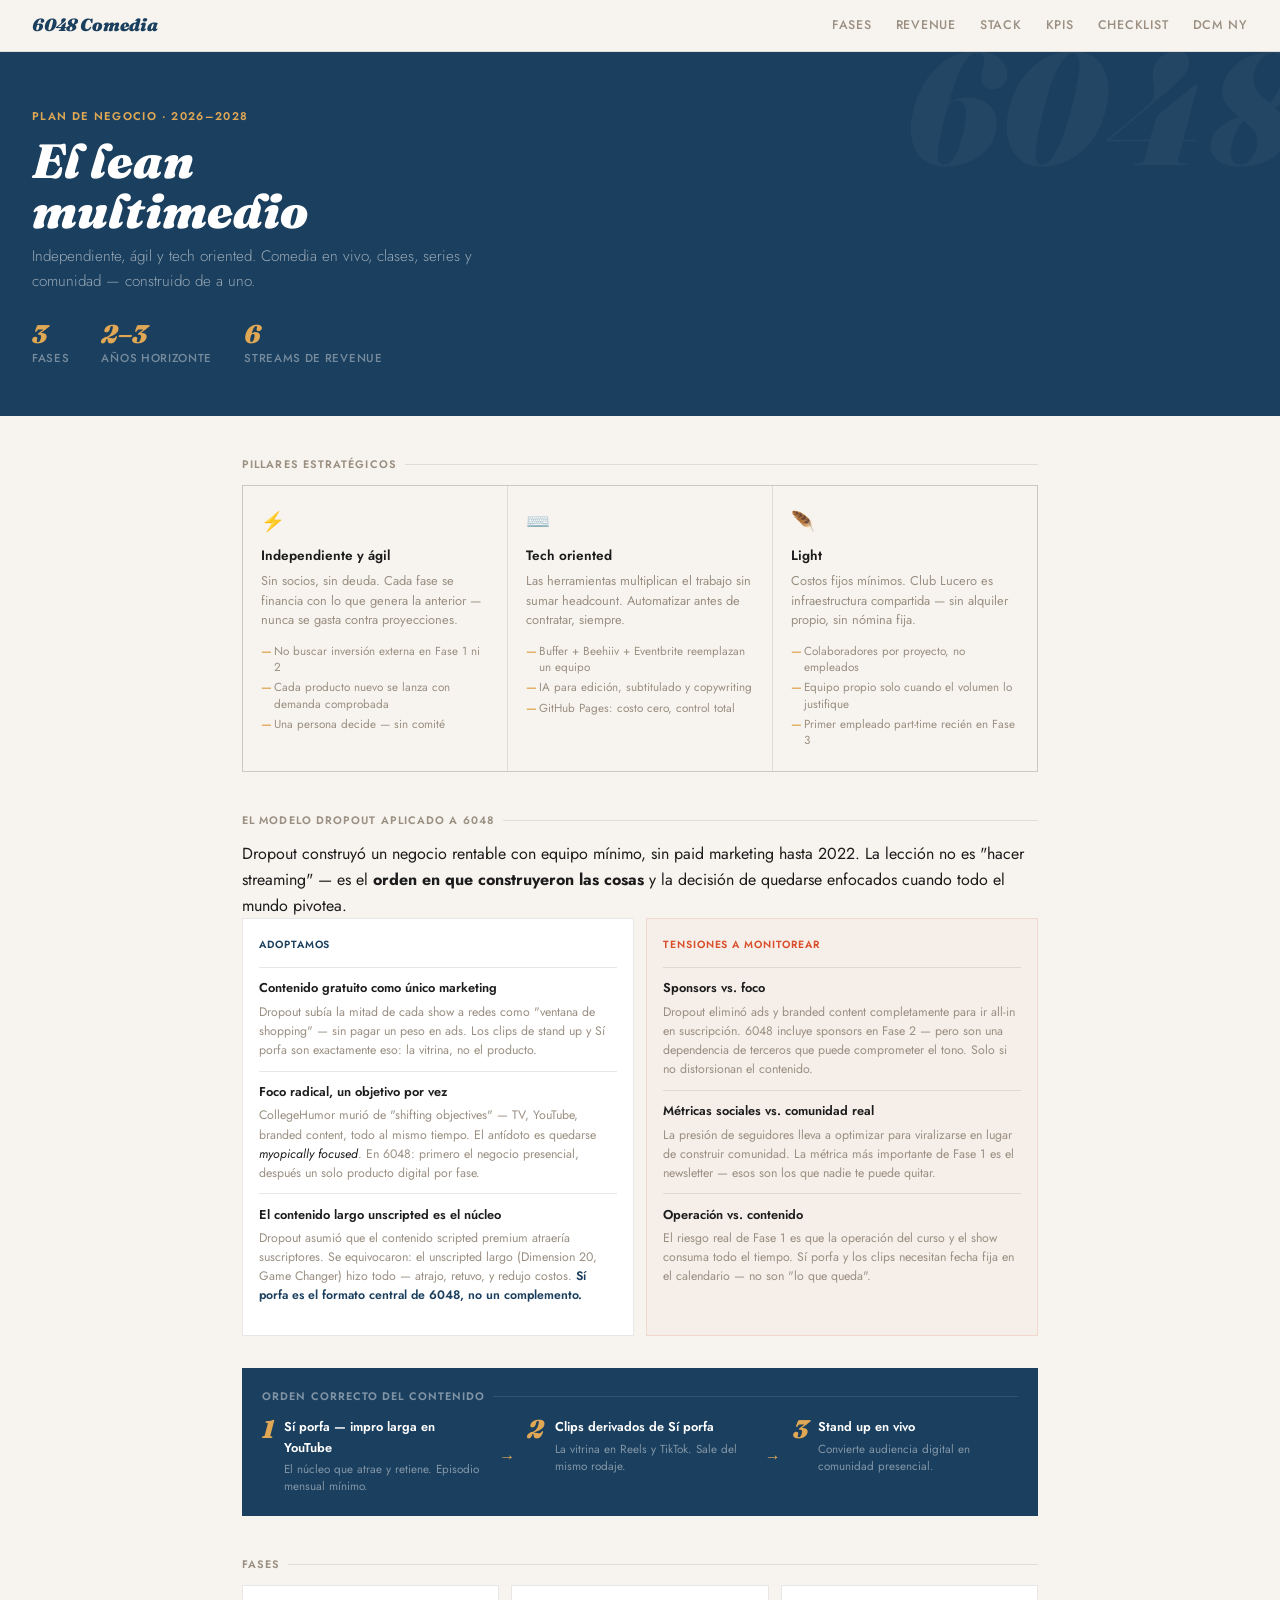
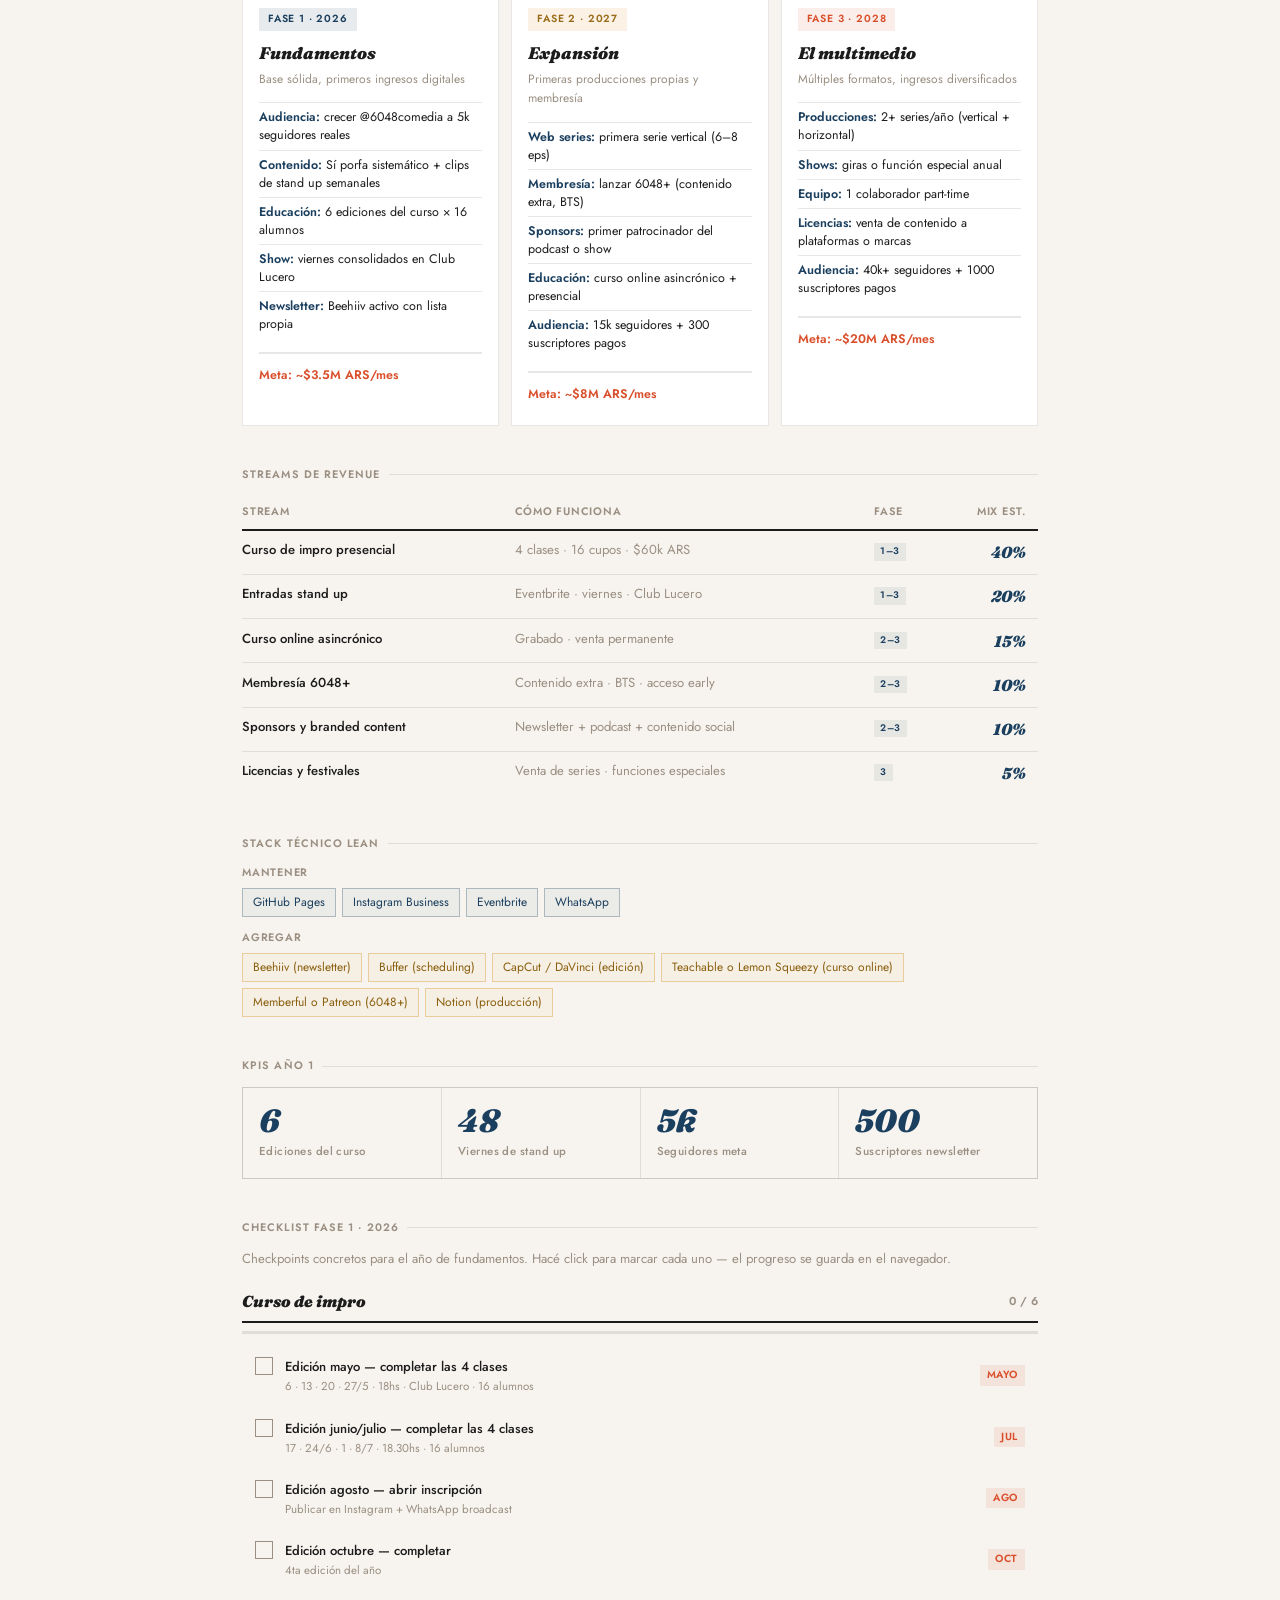
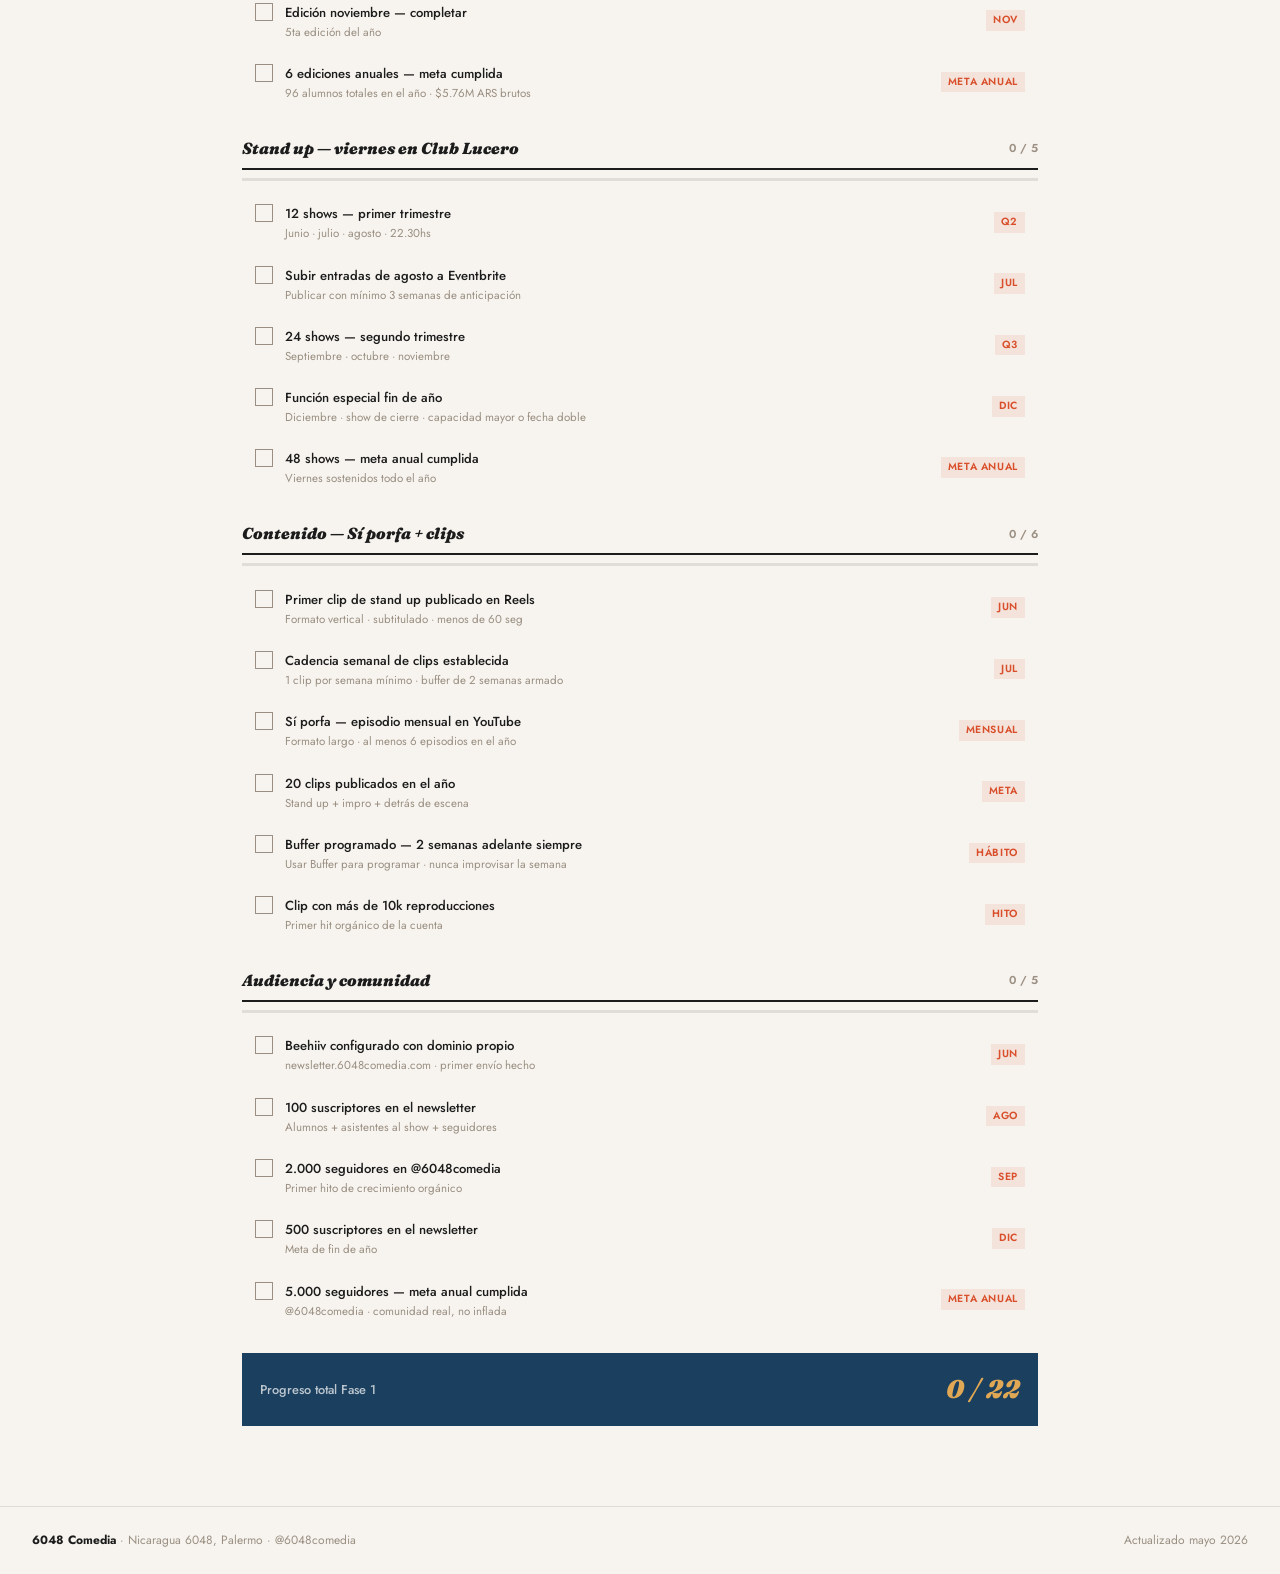
<file: plan.html>
<!DOCTYPE html>
<html lang="es">
<head>
<meta charset="UTF-8">
<meta name="viewport" content="width=device-width, initial-scale=1.0">
<meta name="robots" content="noindex, nofollow">
<title>Plan de negocio — 6048 Comedia</title>
<link href="https://fonts.googleapis.com/css2?family=Fraunces:ital,wght@1,900&family=Jost:wght@300;400;500;600&display=swap" rel="stylesheet">
<style>
  :root {
    --tinta: #1C1C1C;
    --papel: #F7F4EF;
    --medianoche: #1B3F5E;
    --madera: #E0A855;
    --ceniza: #9A8F82;
    --acento: #D94F2B;
    --border: rgba(28,28,28,.1);
  }
  *, *::before, *::after { box-sizing: border-box; margin: 0; padding: 0; }

  body {
    background: var(--papel);
    color: var(--tinta);
    font-family: 'Jost', sans-serif;
    font-weight: 400;
    line-height: 1.6;
    min-height: 100vh;
  }

  /* NAV */
  nav {
    position: sticky; top: 0; z-index: 100;
    background: var(--papel);
    border-bottom: 1px solid var(--border);
    padding: 0 2rem;
    display: flex; align-items: center; justify-content: space-between;
    height: 52px;
  }
  .nav-brand {
    font-family: 'Fraunces', serif;
    font-style: italic; font-weight: 900;
    font-size: 1.1rem; color: var(--medianoche);
    letter-spacing: -.01em; text-decoration: none;
  }
  .nav-links { display: flex; gap: 1.5rem; }
  .nav-links a {
    font-size: .78rem; font-weight: 500; letter-spacing: .06em;
    text-transform: uppercase; color: var(--ceniza);
    text-decoration: none; transition: color .2s;
  }
  .nav-links a:hover { color: var(--tinta); }

  /* CHECKLIST */
  .checklist-section { margin-bottom: 2.5rem; }
  .checklist-intro {
    font-size: .82rem; color: var(--ceniza); margin-bottom: 1.25rem; line-height: 1.55;
  }
  .checklist-intro strong { color: var(--tinta); }

  .cl-group { margin-bottom: 1.5rem; }
  .cl-group-header {
    display: flex; align-items: center; justify-content: space-between;
    margin-bottom: .5rem; padding-bottom: .4rem;
    border-bottom: 2px solid var(--tinta);
  }
  .cl-group-title {
    font-family: 'Fraunces', serif; font-style: italic; font-weight: 900;
    font-size: 1rem; color: var(--tinta);
  }
  .cl-progress-text {
    font-size: .72rem; font-weight: 600; color: var(--ceniza);
    letter-spacing: .04em;
  }
  .cl-progress-bar {
    height: 3px; background: var(--border); margin-bottom: .75rem; overflow: hidden;
  }
  .cl-progress-fill {
    height: 100%; background: var(--acento);
    transition: width .4s ease;
  }

  .cl-items { display: flex; flex-direction: column; gap: 2px; }
  .cl-item {
    display: flex; align-items: flex-start; gap: .75rem;
    padding: .6rem .75rem; cursor: pointer;
    border: 1px solid transparent;
    transition: background .15s, border-color .15s;
    user-select: none;
  }
  .cl-item:hover { background: rgba(28,28,28,.03); border-color: var(--border); }
  .cl-item.done { background: rgba(27,63,94,.04); }

  .cl-check {
    width: 18px; height: 18px; flex-shrink: 0;
    border: 1.5px solid var(--ceniza);
    display: flex; align-items: center; justify-content: center;
    margin-top: 1px; transition: border-color .2s, background .2s;
  }
  .cl-item.done .cl-check {
    border-color: var(--medianoche); background: var(--medianoche);
  }
  .cl-check svg { display: none; }
  .cl-item.done .cl-check svg { display: block; }

  .cl-text { flex: 1; }
  .cl-label {
    font-size: .82rem; font-weight: 500; color: var(--tinta);
    transition: color .2s;
  }
  .cl-item.done .cl-label {
    color: var(--ceniza); text-decoration: line-through;
  }
  .cl-meta {
    font-size: .72rem; color: var(--ceniza); margin-top: 1px; line-height: 1.4;
  }
  .cl-milestone {
    font-size: .65rem; font-weight: 600; letter-spacing: .06em;
    text-transform: uppercase; padding: 2px 7px;
    background: rgba(217,79,43,.1); color: var(--acento);
    flex-shrink: 0; align-self: center; white-space: nowrap;
  }
  .cl-item.done .cl-milestone {
    background: rgba(27,63,94,.1); color: var(--medianoche);
  }

  .cl-total {
    margin-top: 1.25rem; padding: 1rem 1.1rem;
    background: var(--medianoche); color: #fff;
    display: flex; align-items: center; justify-content: space-between;
  }
  .cl-total-label { font-size: .8rem; font-weight: 500; opacity: .7; }
  .cl-total-val {
    font-family: 'Fraunces', serif; font-style: italic; font-weight: 900;
    font-size: 1.6rem; color: var(--madera);
  }

  /* HERO */
  .hero {
    background: var(--medianoche);
    padding: 3.5rem 2rem 3rem;
    position: relative; overflow: hidden;
  }
  .hero::before {
    content: '6048';
    position: absolute; right: -1rem; top: -1.5rem;
    font-family: 'Fraunces', serif;
    font-style: italic; font-weight: 900;
    font-size: 10rem; color: rgba(255,255,255,.04);
    line-height: 1; pointer-events: none; user-select: none;
  }
  .hero-label {
    font-size: .7rem; font-weight: 600; letter-spacing: .12em;
    text-transform: uppercase; color: var(--madera);
    margin-bottom: .6rem;
  }
  .hero h1 {
    font-family: 'Fraunces', serif;
    font-style: italic; font-weight: 900;
    font-size: clamp(2rem, 5vw, 3rem);
    color: #fff; line-height: 1.05;
    margin-bottom: .5rem;
  }
  .hero-sub {
    font-size: .95rem; color: rgba(255,255,255,.55);
    font-weight: 300; max-width: 480px;
  }
  .hero-meta {
    margin-top: 1.8rem;
    display: flex; gap: 2rem; flex-wrap: wrap;
  }
  .hero-stat { }
  .hero-stat .val {
    font-family: 'Fraunces', serif;
    font-style: italic; font-weight: 900;
    font-size: 1.6rem; color: var(--madera); line-height: 1;
  }
  .hero-stat .lbl {
    font-size: .72rem; font-weight: 500; letter-spacing: .06em;
    text-transform: uppercase; color: rgba(255,255,255,.4);
    margin-top: 2px;
  }

  /* LAYOUT */
  .container { max-width: 860px; margin: 0 auto; padding: 2.5rem 2rem; }

  /* SECTION HEADERS */
  .sec-label {
    font-size: .68rem; font-weight: 600; letter-spacing: .1em;
    text-transform: uppercase; color: var(--ceniza);
    margin-bottom: .75rem;
    display: flex; align-items: center; gap: .5rem;
  }
  .sec-label::after {
    content: ''; flex: 1; height: 1px; background: var(--border);
  }
  h2.sec-title {
    font-family: 'Fraunces', serif;
    font-style: italic; font-weight: 900;
    font-size: 1.35rem; color: var(--tinta);
    margin-bottom: 1.1rem;
  }

  /* PILLARS */
  .pillars { display: grid; grid-template-columns: repeat(3, 1fr); gap: 1px; background: var(--border); border: 1px solid var(--border); margin-bottom: 2.5rem; }
  .pillar {
    background: var(--papel);
    padding: 1.25rem 1.1rem 1.4rem;
  }
  .pillar-icon { font-size: 1.2rem; color: var(--acento); margin-bottom: .5rem; }
  .pillar-name { font-size: .85rem; font-weight: 600; margin-bottom: .3rem; }
  .pillar-desc { font-size: .8rem; color: var(--ceniza); line-height: 1.5; }

  .pillar-rules { margin-top: .85rem; display: flex; flex-direction: column; gap: 4px; }
  .pillar-rule {
    font-size: .73rem; color: var(--ceniza); line-height: 1.4;
    padding-left: .85rem; position: relative;
  }
  .pillar-rule::before {
    content: '—'; position: absolute; left: 0;
    color: var(--madera); font-weight: 600;
  }

  /* DROPOUT GRID */
  .dropout-grid { display: grid; grid-template-columns: 1fr 1fr; gap: 12px; margin-bottom: 2rem; }
  .dropout-card {
    border: 1px solid var(--border); padding: 1.1rem 1rem 1.2rem;
  }
  .dropout-card.adopted { background: #fff; }
  .dropout-card.tension { background: rgba(217,79,43,.03); border-color: rgba(217,79,43,.15); }
  .dropout-card-label {
    font-size: .65rem; font-weight: 600; letter-spacing: .09em;
    text-transform: uppercase; margin-bottom: .85rem;
  }
  .dropout-card.adopted .dropout-card-label { color: var(--medianoche); }
  .dropout-card.tension .dropout-card-label { color: var(--acento); }
  .dropout-item { padding: .65rem 0; border-top: 1px solid var(--border); }
  .dropout-item:first-of-type { border-top: none; padding-top: 0; }
  .dropout-item-title { font-size: .8rem; font-weight: 600; color: var(--tinta); margin-bottom: .25rem; }
  .dropout-item-body { font-size: .77rem; color: var(--ceniza); line-height: 1.55; }
  .dropout-item-body strong { color: var(--medianoche); font-weight: 600; }
  .dropout-item-body em { font-style: italic; color: var(--tinta); }

  /* CONTENT ORDER */
  .content-order {
    background: var(--medianoche); padding: 1.25rem 1.25rem 1.3rem;
    margin-bottom: 2.5rem;
  }
  .content-order .sec-label { color: rgba(255,255,255,.45); }
  .content-order .sec-label::after { background: rgba(255,255,255,.1); }
  .content-order-items { display: flex; align-items: flex-start; gap: .75rem; flex-wrap: wrap; }
  .co-step { display: flex; gap: .65rem; align-items: flex-start; flex: 1; min-width: 160px; }
  .co-num {
    font-family: 'Fraunces', serif; font-style: italic; font-weight: 900;
    font-size: 1.6rem; color: var(--madera); line-height: 1; flex-shrink: 0;
  }
  .co-title { font-size: .8rem; font-weight: 600; color: #fff; margin-bottom: .2rem; }
  .co-desc { font-size: .73rem; color: rgba(255,255,255,.45); line-height: 1.45; }
  .co-arrow { font-size: 1rem; color: var(--madera); align-self: center; flex-shrink: 0; padding-top: 2px; }

  @media (max-width: 640px) {
    .dropout-grid { grid-template-columns: 1fr; }
    .content-order-items { flex-direction: column; }
    .co-arrow { transform: rotate(90deg); }
  }
    border-left: 3px solid var(--madera);
    background: rgba(27,63,94,.04);
    padding: 1rem 1.2rem;
    font-size: .85rem; color: var(--tinta); line-height: 1.65;
    margin-bottom: 2.5rem;
  }
  .model-box strong { color: var(--medianoche); font-weight: 600; }

  /* PHASES */
  .phases { display: grid; grid-template-columns: repeat(3, 1fr); gap: 12px; margin-bottom: 2.5rem; }
  .phase {
    border: 1px solid var(--border);
    background: #fff;
    padding: 1.1rem 1rem 1.25rem;
  }
  .phase-badge {
    display: inline-block;
    font-size: .65rem; font-weight: 600; letter-spacing: .08em;
    text-transform: uppercase; padding: 3px 9px;
    margin-bottom: .6rem;
  }
  .badge-1 { background: rgba(27,63,94,.1); color: var(--medianoche); }
  .badge-2 { background: rgba(224,168,85,.15); color: #9a6c1a; }
  .badge-3 { background: rgba(217,79,43,.1); color: var(--acento); }

  .phase-title {
    font-family: 'Fraunces', serif;
    font-style: italic; font-weight: 900;
    font-size: 1.05rem; color: var(--tinta); margin-bottom: .15rem;
  }
  .phase-sub { font-size: .75rem; color: var(--ceniza); margin-bottom: .85rem; }
  .phase-item {
    font-size: .78rem; color: var(--tinta);
    padding: 5px 0; border-top: 1px solid var(--border);
    line-height: 1.45;
  }
  .phase-item strong { color: var(--medianoche); font-weight: 600; }
  .phase-rev {
    margin-top: .85rem; padding-top: .75rem;
    border-top: 2px solid var(--border);
    font-size: .78rem; font-weight: 600; color: var(--acento);
  }

  /* REVENUE TABLE */
  .rev-table { width: 100%; border-collapse: collapse; margin-bottom: 2.5rem; font-size: .82rem; }
  .rev-table th {
    text-align: left; font-size: .68rem; font-weight: 600;
    letter-spacing: .07em; text-transform: uppercase;
    color: var(--ceniza); padding: .5rem .75rem .5rem 0;
    border-bottom: 2px solid var(--tinta);
  }
  .rev-table td {
    padding: .65rem .75rem .65rem 0;
    border-bottom: 1px solid var(--border);
    color: var(--ceniza); vertical-align: top; line-height: 1.4;
  }
  .rev-table td:first-child { color: var(--tinta); font-weight: 500; }
  .rev-table td.num {
    font-family: 'Fraunces', serif; font-style: italic; font-weight: 900;
    font-size: 1rem; color: var(--medianoche); text-align: right;
    white-space: nowrap;
  }
  .rev-table tr:last-child td { border-bottom: none; }
  .rev-table .fase-badge {
    display: inline-block;
    font-size: .6rem; font-weight: 600; letter-spacing: .06em;
    text-transform: uppercase; padding: 2px 6px;
    background: rgba(27,63,94,.08); color: var(--medianoche);
  }

  /* STACK */
  .stack-section { margin-bottom: 2.5rem; }
  .stack-group { margin-bottom: .75rem; }
  .stack-group-label {
    font-size: .68rem; font-weight: 600; letter-spacing: .07em;
    text-transform: uppercase; color: var(--ceniza); margin-bottom: .4rem;
  }
  .stack-tags { display: flex; flex-wrap: wrap; gap: 6px; }
  .tag {
    font-size: .75rem; padding: 4px 10px;
    border: 1px solid var(--border);
    color: var(--ceniza); background: transparent;
  }
  .tag.keep {
    border-color: rgba(27,63,94,.3);
    color: var(--medianoche);
    background: rgba(27,63,94,.05);
  }
  .tag.add {
    border-color: rgba(224,168,85,.5);
    color: #8a5f0e;
    background: rgba(224,168,85,.07);
  }

  /* KPIS */
  .kpi-grid { display: grid; grid-template-columns: repeat(4, 1fr); gap: 1px; background: var(--border); border: 1px solid var(--border); margin-bottom: 2.5rem; }
  .kpi {
    background: var(--papel);
    padding: 1.1rem 1rem;
  }
  .kpi-val {
    font-family: 'Fraunces', serif;
    font-style: italic; font-weight: 900;
    font-size: 2rem; color: var(--medianoche); line-height: 1;
  }
  .kpi-lbl {
    font-size: .72rem; font-weight: 500; letter-spacing: .04em;
    color: var(--ceniza); margin-top: .3rem;
  }

  /* FOOTER */
  footer {
    border-top: 1px solid var(--border);
    padding: 1.5rem 2rem;
    display: flex; justify-content: space-between; align-items: center;
    flex-wrap: wrap; gap: .5rem;
  }
  footer p { font-size: .75rem; color: var(--ceniza); }
  footer strong { color: var(--tinta); }

  /* RESPONSIVE */
  @media (max-width: 640px) {
    .phases, .pillars { grid-template-columns: 1fr; }
    .kpi-grid { grid-template-columns: repeat(2, 1fr); }
    .hero::before { font-size: 6rem; }
    .nav-links { display: none; }
  }
</style>
</head>
<body>

<nav>
  <a href="index.html" class="nav-brand">6048 Comedia</a>
  <div class="nav-links">
    <a href="#fases">Fases</a>
    <a href="#revenue">Revenue</a>
    <a href="#stack">Stack</a>
    <a href="#kpis">KPIs</a>
    <a href="checklist.html">Checklist</a>
    <a href="dcm-ny.html">DCM NY</a>
  </div>
</nav>

<header class="hero">
  <div class="hero-label">Plan de negocio · 2026–2028</div>
  <h1>El lean<br>multimedio</h1>
  <p class="hero-sub">Independiente, ágil y tech oriented. Comedia en vivo, clases, series y comunidad — construido de a uno.</p>
  <div class="hero-meta">
    <div class="hero-stat">
      <div class="val">3</div>
      <div class="lbl">Fases</div>
    </div>
    <div class="hero-stat">
      <div class="val">2–3</div>
      <div class="lbl">Años horizonte</div>
    </div>
    <div class="hero-stat">
      <div class="val">6</div>
      <div class="lbl">Streams de revenue</div>
    </div>
  </div>
</header>

<main class="container">

  <!-- PILLARES -->
  <div class="sec-label">Pillares estratégicos</div>
  <div class="pillars">
    <div class="pillar">
      <div class="pillar-icon">⚡</div>
      <div class="pillar-name">Independiente y ágil</div>
      <div class="pillar-desc">Sin socios, sin deuda. Cada fase se financia con lo que genera la anterior — nunca se gasta contra proyecciones.</div>
      <div class="pillar-rules">
        <div class="pillar-rule">No buscar inversión externa en Fase 1 ni 2</div>
        <div class="pillar-rule">Cada producto nuevo se lanza con demanda comprobada</div>
        <div class="pillar-rule">Una persona decide — sin comité</div>
      </div>
    </div>
    <div class="pillar">
      <div class="pillar-icon">⌨️</div>
      <div class="pillar-name">Tech oriented</div>
      <div class="pillar-desc">Las herramientas multiplican el trabajo sin sumar headcount. Automatizar antes de contratar, siempre.</div>
      <div class="pillar-rules">
        <div class="pillar-rule">Buffer + Beehiiv + Eventbrite reemplazan un equipo</div>
        <div class="pillar-rule">IA para edición, subtitulado y copywriting</div>
        <div class="pillar-rule">GitHub Pages: costo cero, control total</div>
      </div>
    </div>
    <div class="pillar">
      <div class="pillar-icon">🪶</div>
      <div class="pillar-name">Light</div>
      <div class="pillar-desc">Costos fijos mínimos. Club Lucero es infraestructura compartida — sin alquiler propio, sin nómina fija.</div>
      <div class="pillar-rules">
        <div class="pillar-rule">Colaboradores por proyecto, no empleados</div>
        <div class="pillar-rule">Equipo propio solo cuando el volumen lo justifique</div>
        <div class="pillar-rule">Primer empleado part-time recién en Fase 3</div>
      </div>
    </div>
  </div>

  <!-- MODELO -->
  <div class="sec-label">El modelo Dropout aplicado a 6048</div>
  <div class="model-box">
    Dropout construyó un negocio rentable con equipo mínimo, sin paid marketing hasta 2022. La lección no es "hacer streaming" — es el <strong>orden en que construyeron las cosas</strong> y la decisión de quedarse enfocados cuando todo el mundo pivotea.
  </div>

  <div class="dropout-grid">
    <div class="dropout-card adopted">
      <div class="dropout-card-label">Adoptamos</div>
      <div class="dropout-item">
        <div class="dropout-item-title">Contenido gratuito como único marketing</div>
        <div class="dropout-item-body">Dropout subía la mitad de cada show a redes como "ventana de shopping" — sin pagar un peso en ads. Los clips de stand up y Sí porfa son exactamente eso: la vitrina, no el producto.</div>
      </div>
      <div class="dropout-item">
        <div class="dropout-item-title">Foco radical, un objetivo por vez</div>
        <div class="dropout-item-body">CollegeHumor murió de "shifting objectives" — TV, YouTube, branded content, todo al mismo tiempo. El antídoto es quedarse <em>myopically focused</em>. En 6048: primero el negocio presencial, después un solo producto digital por fase.</div>
      </div>
      <div class="dropout-item">
        <div class="dropout-item-title">El contenido largo unscripted es el núcleo</div>
        <div class="dropout-item-body">Dropout asumió que el contenido scripted premium atraería suscriptores. Se equivocaron: el unscripted largo (Dimension 20, Game Changer) hizo todo — atrajo, retuvo, y redujo costos. <strong>Sí porfa es el formato central de 6048, no un complemento.</strong></div>
      </div>
    </div>
    <div class="dropout-card tension">
      <div class="dropout-card-label">Tensiones a monitorear</div>
      <div class="dropout-item">
        <div class="dropout-item-title">Sponsors vs. foco</div>
        <div class="dropout-item-body">Dropout eliminó ads y branded content completamente para ir all-in en suscripción. 6048 incluye sponsors en Fase 2 — pero son una dependencia de terceros que puede comprometer el tono. Solo si no distorsionan el contenido.</div>
      </div>
      <div class="dropout-item">
        <div class="dropout-item-title">Métricas sociales vs. comunidad real</div>
        <div class="dropout-item-body">La presión de seguidores lleva a optimizar para viralizarse en lugar de construir comunidad. La métrica más importante de Fase 1 es el newsletter — esos son los que nadie te puede quitar.</div>
      </div>
      <div class="dropout-item">
        <div class="dropout-item-title">Operación vs. contenido</div>
        <div class="dropout-item-body">El riesgo real de Fase 1 es que la operación del curso y el show consuma todo el tiempo. Sí porfa y los clips necesitan fecha fija en el calendario — no son "lo que queda".</div>
      </div>
    </div>
  </div>

  <div class="content-order">
    <div class="sec-label" style="margin-bottom:.75rem">Orden correcto del contenido</div>
    <div class="content-order-items">
      <div class="co-step">
        <div class="co-num">1</div>
        <div class="co-text">
          <div class="co-title">Sí porfa — impro larga en YouTube</div>
          <div class="co-desc">El núcleo que atrae y retiene. Episodio mensual mínimo.</div>
        </div>
      </div>
      <div class="co-arrow">→</div>
      <div class="co-step">
        <div class="co-num">2</div>
        <div class="co-text">
          <div class="co-title">Clips derivados de Sí porfa</div>
          <div class="co-desc">La vitrina en Reels y TikTok. Sale del mismo rodaje.</div>
        </div>
      </div>
      <div class="co-arrow">→</div>
      <div class="co-step">
        <div class="co-num">3</div>
        <div class="co-text">
          <div class="co-title">Stand up en vivo</div>
          <div class="co-desc">Convierte audiencia digital en comunidad presencial.</div>
        </div>
      </div>
    </div>
  </div>

  <!-- FASES -->
  <div id="fases" class="sec-label">Fases</div>
  <div class="phases">
    <div class="phase">
      <div class="phase-badge badge-1">Fase 1 · 2026</div>
      <div class="phase-title">Fundamentos</div>
      <div class="phase-sub">Base sólida, primeros ingresos digitales</div>
      <div class="phase-item"><strong>Audiencia:</strong> crecer @6048comedia a 5k seguidores reales</div>
      <div class="phase-item"><strong>Contenido:</strong> Sí porfa sistemático + clips de stand up semanales</div>
      <div class="phase-item"><strong>Educación:</strong> 6 ediciones del curso × 16 alumnos</div>
      <div class="phase-item"><strong>Show:</strong> viernes consolidados en Club Lucero</div>
      <div class="phase-item"><strong>Newsletter:</strong> Beehiiv activo con lista propia</div>
      <div class="phase-rev">Meta: ~$3.5M ARS/mes</div>
    </div>
    <div class="phase">
      <div class="phase-badge badge-2">Fase 2 · 2027</div>
      <div class="phase-title">Expansión</div>
      <div class="phase-sub">Primeras producciones propias y membresía</div>
      <div class="phase-item"><strong>Web series:</strong> primera serie vertical (6–8 eps)</div>
      <div class="phase-item"><strong>Membresía:</strong> lanzar 6048+ (contenido extra, BTS)</div>
      <div class="phase-item"><strong>Sponsors:</strong> primer patrocinador del podcast o show</div>
      <div class="phase-item"><strong>Educación:</strong> curso online asincrónico + presencial</div>
      <div class="phase-item"><strong>Audiencia:</strong> 15k seguidores + 300 suscriptores pagos</div>
      <div class="phase-rev">Meta: ~$8M ARS/mes</div>
    </div>
    <div class="phase">
      <div class="phase-badge badge-3">Fase 3 · 2028</div>
      <div class="phase-title">El multimedio</div>
      <div class="phase-sub">Múltiples formatos, ingresos diversificados</div>
      <div class="phase-item"><strong>Producciones:</strong> 2+ series/año (vertical + horizontal)</div>
      <div class="phase-item"><strong>Shows:</strong> giras o función especial anual</div>
      <div class="phase-item"><strong>Equipo:</strong> 1 colaborador part-time</div>
      <div class="phase-item"><strong>Licencias:</strong> venta de contenido a plataformas o marcas</div>
      <div class="phase-item"><strong>Audiencia:</strong> 40k+ seguidores + 1000 suscriptores pagos</div>
      <div class="phase-rev">Meta: ~$20M ARS/mes</div>
    </div>
  </div>

  <!-- REVENUE -->
  <div id="revenue" class="sec-label">Streams de revenue</div>
  <table class="rev-table">
    <thead>
      <tr>
        <th>Stream</th>
        <th>Cómo funciona</th>
        <th>Fase</th>
        <th style="text-align:right">Mix est.</th>
      </tr>
    </thead>
    <tbody>
      <tr>
        <td>Curso de impro presencial</td>
        <td>4 clases · 16 cupos · $60k ARS</td>
        <td><span class="fase-badge">1–3</span></td>
        <td class="num">40%</td>
      </tr>
      <tr>
        <td>Entradas stand up</td>
        <td>Eventbrite · viernes · Club Lucero</td>
        <td><span class="fase-badge">1–3</span></td>
        <td class="num">20%</td>
      </tr>
      <tr>
        <td>Curso online asincrónico</td>
        <td>Grabado · venta permanente</td>
        <td><span class="fase-badge">2–3</span></td>
        <td class="num">15%</td>
      </tr>
      <tr>
        <td>Membresía 6048+</td>
        <td>Contenido extra · BTS · acceso early</td>
        <td><span class="fase-badge">2–3</span></td>
        <td class="num">10%</td>
      </tr>
      <tr>
        <td>Sponsors y branded content</td>
        <td>Newsletter + podcast + contenido social</td>
        <td><span class="fase-badge">2–3</span></td>
        <td class="num">10%</td>
      </tr>
      <tr>
        <td>Licencias y festivales</td>
        <td>Venta de series · funciones especiales</td>
        <td><span class="fase-badge">3</span></td>
        <td class="num">5%</td>
      </tr>
    </tbody>
  </table>

  <!-- STACK -->
  <div id="stack" class="sec-label">Stack técnico lean</div>
  <div class="stack-section">
    <div class="stack-group">
      <div class="stack-group-label">Mantener</div>
      <div class="stack-tags">
        <span class="tag keep">GitHub Pages</span>
        <span class="tag keep">Instagram Business</span>
        <span class="tag keep">Eventbrite</span>
        <span class="tag keep">WhatsApp</span>
      </div>
    </div>
    <div class="stack-group">
      <div class="stack-group-label">Agregar</div>
      <div class="stack-tags">
        <span class="tag add">Beehiiv (newsletter)</span>
        <span class="tag add">Buffer (scheduling)</span>
        <span class="tag add">CapCut / DaVinci (edición)</span>
        <span class="tag add">Teachable o Lemon Squeezy (curso online)</span>
        <span class="tag add">Memberful o Patreon (6048+)</span>
        <span class="tag add">Notion (producción)</span>
      </div>
    </div>
  </div>

  <!-- KPIS -->
  <div id="kpis" class="sec-label">KPIs año 1</div>
  <div class="kpi-grid">
    <div class="kpi">
      <div class="kpi-val">6</div>
      <div class="kpi-lbl">Ediciones del curso</div>
    </div>
    <div class="kpi">
      <div class="kpi-val">48</div>
      <div class="kpi-lbl">Viernes de stand up</div>
    </div>
    <div class="kpi">
      <div class="kpi-val">5k</div>
      <div class="kpi-lbl">Seguidores meta</div>
    </div>
    <div class="kpi">
      <div class="kpi-val">500</div>
      <div class="kpi-lbl">Suscriptores newsletter</div>
    </div>
  </div>

  <!-- CHECKLIST FASE 1 -->
  <div id="checklist" class="sec-label">Checklist Fase 1 · 2026</div>
  <div class="checklist-section">
    <p class="checklist-intro">Checkpoints concretos para el año de fundamentos. Hacé click para marcar cada uno — el progreso se guarda en el navegador.</p>

    <!-- EDUCACIÓN -->
    <div class="cl-group" id="grp-educacion">
      <div class="cl-group-header">
        <div class="cl-group-title">Curso de impro</div>
        <div class="cl-progress-text" id="prog-text-educacion">0 / 6</div>
      </div>
      <div class="cl-progress-bar"><div class="cl-progress-fill" id="prog-fill-educacion" style="width:0%"></div></div>
      <div class="cl-items" id="items-educacion">
        <div class="cl-item" data-id="ed1" onclick="toggle(this)">
          <div class="cl-check"><svg width="10" height="8" viewBox="0 0 10 8" fill="none"><path d="M1 4L3.5 6.5L9 1" stroke="#F7F4EF" stroke-width="1.5" stroke-linecap="round" stroke-linejoin="round"/></svg></div>
          <div class="cl-text"><div class="cl-label">Edición mayo — completar las 4 clases</div><div class="cl-meta">6 · 13 · 20 · 27/5 · 18hs · Club Lucero · 16 alumnos</div></div>
          <div class="cl-milestone">Mayo</div>
        </div>
        <div class="cl-item" data-id="ed2" onclick="toggle(this)">
          <div class="cl-check"><svg width="10" height="8" viewBox="0 0 10 8" fill="none"><path d="M1 4L3.5 6.5L9 1" stroke="#F7F4EF" stroke-width="1.5" stroke-linecap="round" stroke-linejoin="round"/></svg></div>
          <div class="cl-text"><div class="cl-label">Edición junio/julio — completar las 4 clases</div><div class="cl-meta">17 · 24/6 · 1 · 8/7 · 18.30hs · 16 alumnos</div></div>
          <div class="cl-milestone">Jul</div>
        </div>
        <div class="cl-item" data-id="ed3" onclick="toggle(this)">
          <div class="cl-check"><svg width="10" height="8" viewBox="0 0 10 8" fill="none"><path d="M1 4L3.5 6.5L9 1" stroke="#F7F4EF" stroke-width="1.5" stroke-linecap="round" stroke-linejoin="round"/></svg></div>
          <div class="cl-text"><div class="cl-label">Edición agosto — abrir inscripción</div><div class="cl-meta">Publicar en Instagram + WhatsApp broadcast</div></div>
          <div class="cl-milestone">Ago</div>
        </div>
        <div class="cl-item" data-id="ed4" onclick="toggle(this)">
          <div class="cl-check"><svg width="10" height="8" viewBox="0 0 10 8" fill="none"><path d="M1 4L3.5 6.5L9 1" stroke="#F7F4EF" stroke-width="1.5" stroke-linecap="round" stroke-linejoin="round"/></svg></div>
          <div class="cl-text"><div class="cl-label">Edición octubre — completar</div><div class="cl-meta">4ta edición del año</div></div>
          <div class="cl-milestone">Oct</div>
        </div>
        <div class="cl-item" data-id="ed5" onclick="toggle(this)">
          <div class="cl-check"><svg width="10" height="8" viewBox="0 0 10 8" fill="none"><path d="M1 4L3.5 6.5L9 1" stroke="#F7F4EF" stroke-width="1.5" stroke-linecap="round" stroke-linejoin="round"/></svg></div>
          <div class="cl-text"><div class="cl-label">Edición noviembre — completar</div><div class="cl-meta">5ta edición del año</div></div>
          <div class="cl-milestone">Nov</div>
        </div>
        <div class="cl-item" data-id="ed6" onclick="toggle(this)">
          <div class="cl-check"><svg width="10" height="8" viewBox="0 0 10 8" fill="none"><path d="M1 4L3.5 6.5L9 1" stroke="#F7F4EF" stroke-width="1.5" stroke-linecap="round" stroke-linejoin="round"/></svg></div>
          <div class="cl-text"><div class="cl-label">6 ediciones anuales — meta cumplida</div><div class="cl-meta">96 alumnos totales en el año · $5.76M ARS brutos</div></div>
          <div class="cl-milestone">Meta anual</div>
        </div>
      </div>
    </div>

    <!-- SHOWS -->
    <div class="cl-group" id="grp-shows">
      <div class="cl-group-header">
        <div class="cl-group-title">Stand up — viernes en Club Lucero</div>
        <div class="cl-progress-text" id="prog-text-shows">0 / 5</div>
      </div>
      <div class="cl-progress-bar"><div class="cl-progress-fill" id="prog-fill-shows" style="width:0%"></div></div>
      <div class="cl-items" id="items-shows">
        <div class="cl-item" data-id="sh1" onclick="toggle(this)">
          <div class="cl-check"><svg width="10" height="8" viewBox="0 0 10 8" fill="none"><path d="M1 4L3.5 6.5L9 1" stroke="#F7F4EF" stroke-width="1.5" stroke-linecap="round" stroke-linejoin="round"/></svg></div>
          <div class="cl-text"><div class="cl-label">12 shows — primer trimestre</div><div class="cl-meta">Junio · julio · agosto · 22.30hs</div></div>
          <div class="cl-milestone">Q2</div>
        </div>
        <div class="cl-item" data-id="sh2" onclick="toggle(this)">
          <div class="cl-check"><svg width="10" height="8" viewBox="0 0 10 8" fill="none"><path d="M1 4L3.5 6.5L9 1" stroke="#F7F4EF" stroke-width="1.5" stroke-linecap="round" stroke-linejoin="round"/></svg></div>
          <div class="cl-text"><div class="cl-label">Subir entradas de agosto a Eventbrite</div><div class="cl-meta">Publicar con mínimo 3 semanas de anticipación</div></div>
          <div class="cl-milestone">Jul</div>
        </div>
        <div class="cl-item" data-id="sh3" onclick="toggle(this)">
          <div class="cl-check"><svg width="10" height="8" viewBox="0 0 10 8" fill="none"><path d="M1 4L3.5 6.5L9 1" stroke="#F7F4EF" stroke-width="1.5" stroke-linecap="round" stroke-linejoin="round"/></svg></div>
          <div class="cl-text"><div class="cl-label">24 shows — segundo trimestre</div><div class="cl-meta">Septiembre · octubre · noviembre</div></div>
          <div class="cl-milestone">Q3</div>
        </div>
        <div class="cl-item" data-id="sh4" onclick="toggle(this)">
          <div class="cl-check"><svg width="10" height="8" viewBox="0 0 10 8" fill="none"><path d="M1 4L3.5 6.5L9 1" stroke="#F7F4EF" stroke-width="1.5" stroke-linecap="round" stroke-linejoin="round"/></svg></div>
          <div class="cl-text"><div class="cl-label">Función especial fin de año</div><div class="cl-meta">Diciembre · show de cierre · capacidad mayor o fecha doble</div></div>
          <div class="cl-milestone">Dic</div>
        </div>
        <div class="cl-item" data-id="sh5" onclick="toggle(this)">
          <div class="cl-check"><svg width="10" height="8" viewBox="0 0 10 8" fill="none"><path d="M1 4L3.5 6.5L9 1" stroke="#F7F4EF" stroke-width="1.5" stroke-linecap="round" stroke-linejoin="round"/></svg></div>
          <div class="cl-text"><div class="cl-label">48 shows — meta anual cumplida</div><div class="cl-meta">Viernes sostenidos todo el año</div></div>
          <div class="cl-milestone">Meta anual</div>
        </div>
      </div>
    </div>

    <!-- CONTENIDO -->
    <div class="cl-group" id="grp-contenido">
      <div class="cl-group-header">
        <div class="cl-group-title">Contenido — Sí porfa + clips</div>
        <div class="cl-progress-text" id="prog-text-contenido">0 / 6</div>
      </div>
      <div class="cl-progress-bar"><div class="cl-progress-fill" id="prog-fill-contenido" style="width:0%"></div></div>
      <div class="cl-items" id="items-contenido">
        <div class="cl-item" data-id="co1" onclick="toggle(this)">
          <div class="cl-check"><svg width="10" height="8" viewBox="0 0 10 8" fill="none"><path d="M1 4L3.5 6.5L9 1" stroke="#F7F4EF" stroke-width="1.5" stroke-linecap="round" stroke-linejoin="round"/></svg></div>
          <div class="cl-text"><div class="cl-label">Primer clip de stand up publicado en Reels</div><div class="cl-meta">Formato vertical · subtitulado · menos de 60 seg</div></div>
          <div class="cl-milestone">Jun</div>
        </div>
        <div class="cl-item" data-id="co2" onclick="toggle(this)">
          <div class="cl-check"><svg width="10" height="8" viewBox="0 0 10 8" fill="none"><path d="M1 4L3.5 6.5L9 1" stroke="#F7F4EF" stroke-width="1.5" stroke-linecap="round" stroke-linejoin="round"/></svg></div>
          <div class="cl-text"><div class="cl-label">Cadencia semanal de clips establecida</div><div class="cl-meta">1 clip por semana mínimo · buffer de 2 semanas armado</div></div>
          <div class="cl-milestone">Jul</div>
        </div>
        <div class="cl-item" data-id="co3" onclick="toggle(this)">
          <div class="cl-check"><svg width="10" height="8" viewBox="0 0 10 8" fill="none"><path d="M1 4L3.5 6.5L9 1" stroke="#F7F4EF" stroke-width="1.5" stroke-linecap="round" stroke-linejoin="round"/></svg></div>
          <div class="cl-text"><div class="cl-label">Sí porfa — episodio mensual en YouTube</div><div class="cl-meta">Formato largo · al menos 6 episodios en el año</div></div>
          <div class="cl-milestone">Mensual</div>
        </div>
        <div class="cl-item" data-id="co4" onclick="toggle(this)">
          <div class="cl-check"><svg width="10" height="8" viewBox="0 0 10 8" fill="none"><path d="M1 4L3.5 6.5L9 1" stroke="#F7F4EF" stroke-width="1.5" stroke-linecap="round" stroke-linejoin="round"/></svg></div>
          <div class="cl-text"><div class="cl-label">20 clips publicados en el año</div><div class="cl-meta">Stand up + impro + detrás de escena</div></div>
          <div class="cl-milestone">Meta</div>
        </div>
        <div class="cl-item" data-id="co5" onclick="toggle(this)">
          <div class="cl-check"><svg width="10" height="8" viewBox="0 0 10 8" fill="none"><path d="M1 4L3.5 6.5L9 1" stroke="#F7F4EF" stroke-width="1.5" stroke-linecap="round" stroke-linejoin="round"/></svg></div>
          <div class="cl-text"><div class="cl-label">Buffer programado — 2 semanas adelante siempre</div><div class="cl-meta">Usar Buffer para programar · nunca improvisar la semana</div></div>
          <div class="cl-milestone">Hábito</div>
        </div>
        <div class="cl-item" data-id="co6" onclick="toggle(this)">
          <div class="cl-check"><svg width="10" height="8" viewBox="0 0 10 8" fill="none"><path d="M1 4L3.5 6.5L9 1" stroke="#F7F4EF" stroke-width="1.5" stroke-linecap="round" stroke-linejoin="round"/></svg></div>
          <div class="cl-text"><div class="cl-label">Clip con más de 10k reproducciones</div><div class="cl-meta">Primer hit orgánico de la cuenta</div></div>
          <div class="cl-milestone">Hito</div>
        </div>
      </div>
    </div>

    <!-- AUDIENCIA -->
    <div class="cl-group" id="grp-audiencia">
      <div class="cl-group-header">
        <div class="cl-group-title">Audiencia y comunidad</div>
        <div class="cl-progress-text" id="prog-text-audiencia">0 / 5</div>
      </div>
      <div class="cl-progress-bar"><div class="cl-progress-fill" id="prog-fill-audiencia" style="width:0%"></div></div>
      <div class="cl-items" id="items-audiencia">
        <div class="cl-item" data-id="au1" onclick="toggle(this)">
          <div class="cl-check"><svg width="10" height="8" viewBox="0 0 10 8" fill="none"><path d="M1 4L3.5 6.5L9 1" stroke="#F7F4EF" stroke-width="1.5" stroke-linecap="round" stroke-linejoin="round"/></svg></div>
          <div class="cl-text"><div class="cl-label">Beehiiv configurado con dominio propio</div><div class="cl-meta">newsletter.6048comedia.com · primer envío hecho</div></div>
          <div class="cl-milestone">Jun</div>
        </div>
        <div class="cl-item" data-id="au2" onclick="toggle(this)">
          <div class="cl-check"><svg width="10" height="8" viewBox="0 0 10 8" fill="none"><path d="M1 4L3.5 6.5L9 1" stroke="#F7F4EF" stroke-width="1.5" stroke-linecap="round" stroke-linejoin="round"/></svg></div>
          <div class="cl-text"><div class="cl-label">100 suscriptores en el newsletter</div><div class="cl-meta">Alumnos + asistentes al show + seguidores</div></div>
          <div class="cl-milestone">Ago</div>
        </div>
        <div class="cl-item" data-id="au3" onclick="toggle(this)">
          <div class="cl-check"><svg width="10" height="8" viewBox="0 0 10 8" fill="none"><path d="M1 4L3.5 6.5L9 1" stroke="#F7F4EF" stroke-width="1.5" stroke-linecap="round" stroke-linejoin="round"/></svg></div>
          <div class="cl-text"><div class="cl-label">2.000 seguidores en @6048comedia</div><div class="cl-meta">Primer hito de crecimiento orgánico</div></div>
          <div class="cl-milestone">Sep</div>
        </div>
        <div class="cl-item" data-id="au4" onclick="toggle(this)">
          <div class="cl-check"><svg width="10" height="8" viewBox="0 0 10 8" fill="none"><path d="M1 4L3.5 6.5L9 1" stroke="#F7F4EF" stroke-width="1.5" stroke-linecap="round" stroke-linejoin="round"/></svg></div>
          <div class="cl-text"><div class="cl-label">500 suscriptores en el newsletter</div><div class="cl-meta">Meta de fin de año</div></div>
          <div class="cl-milestone">Dic</div>
        </div>
        <div class="cl-item" data-id="au5" onclick="toggle(this)">
          <div class="cl-check"><svg width="10" height="8" viewBox="0 0 10 8" fill="none"><path d="M1 4L3.5 6.5L9 1" stroke="#F7F4EF" stroke-width="1.5" stroke-linecap="round" stroke-linejoin="round"/></svg></div>
          <div class="cl-text"><div class="cl-label">5.000 seguidores — meta anual cumplida</div><div class="cl-meta">@6048comedia · comunidad real, no inflada</div></div>
          <div class="cl-milestone">Meta anual</div>
        </div>
      </div>
    </div>

    <!-- TOTAL -->
    <div class="cl-total">
      <div class="cl-total-label">Progreso total Fase 1</div>
      <div class="cl-total-val" id="total-val">0 / 22</div>
    </div>
  </div>

</main>

<footer>
  <p><strong>6048 Comedia</strong> · Nicaragua 6048, Palermo · @6048comedia</p>
  <p>Actualizado mayo 2026</p>
</footer>

</body>
<script>
  const GROUPS = {
    educacion: 6, shows: 5, contenido: 6, audiencia: 5
  };
  const TOTAL = Object.values(GROUPS).reduce((a,b)=>a+b,0);

  function getState() {
    try { return JSON.parse(localStorage.getItem('6048_cl') || '{}'); } catch { return {}; }
  }
  function saveState(s) {
    try { localStorage.setItem('6048_cl', JSON.stringify(s)); } catch {}
  }

  function toggle(el) {
    const id = el.dataset.id;
    const state = getState();
    state[id] = !state[id];
    saveState(state);
    applyState(state);
  }

  function applyState(state) {
    let total = 0;
    Object.keys(GROUPS).forEach(grp => {
      const items = document.querySelectorAll(`#items-${grp} .cl-item`);
      let done = 0;
      items.forEach(item => {
        const checked = !!state[item.dataset.id];
        item.classList.toggle('done', checked);
        if (checked) done++;
      });
      const max = GROUPS[grp];
      const pct = Math.round((done / max) * 100);
      document.getElementById(`prog-fill-${grp}`).style.width = pct + '%';
      document.getElementById(`prog-text-${grp}`).textContent = `${done} / ${max}`;
      total += done;
    });
    document.getElementById('total-val').textContent = `${total} / ${TOTAL}`;
  }

  applyState(getState());
</script>
</html>
</file>
